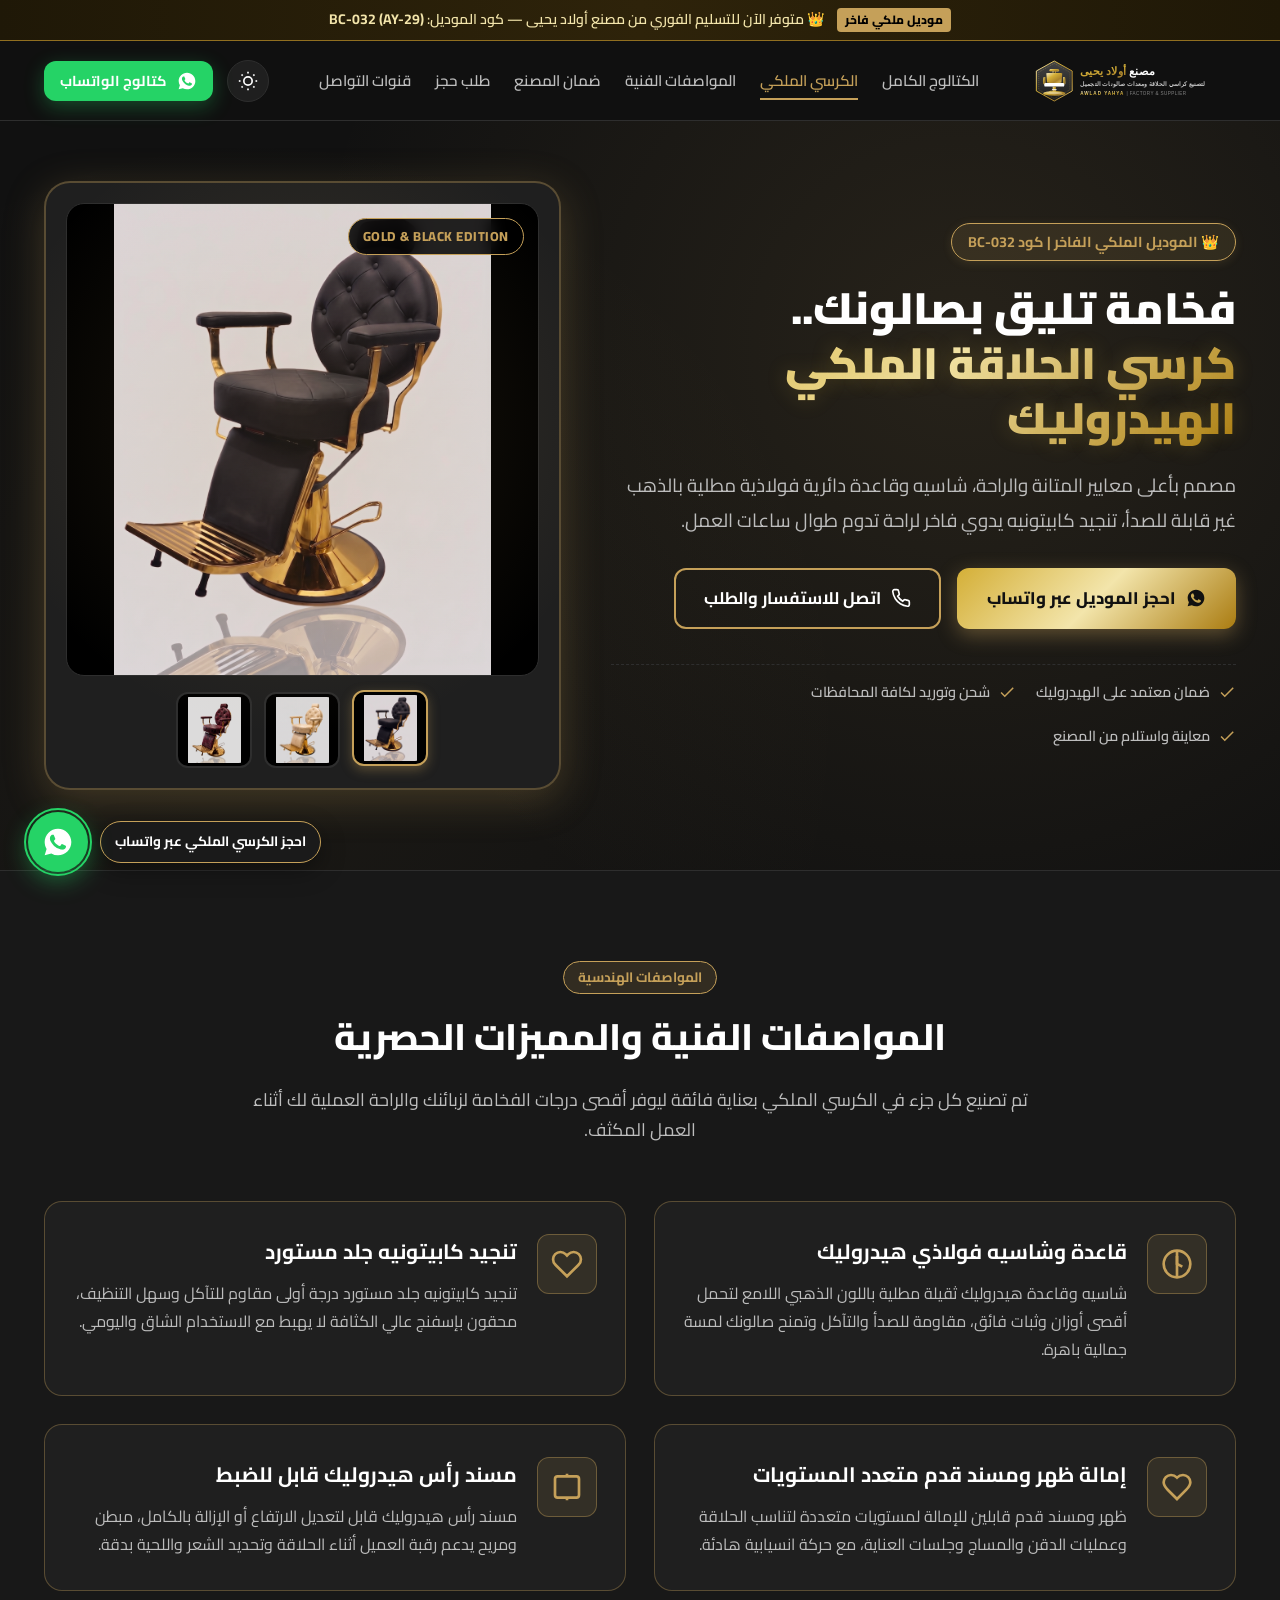
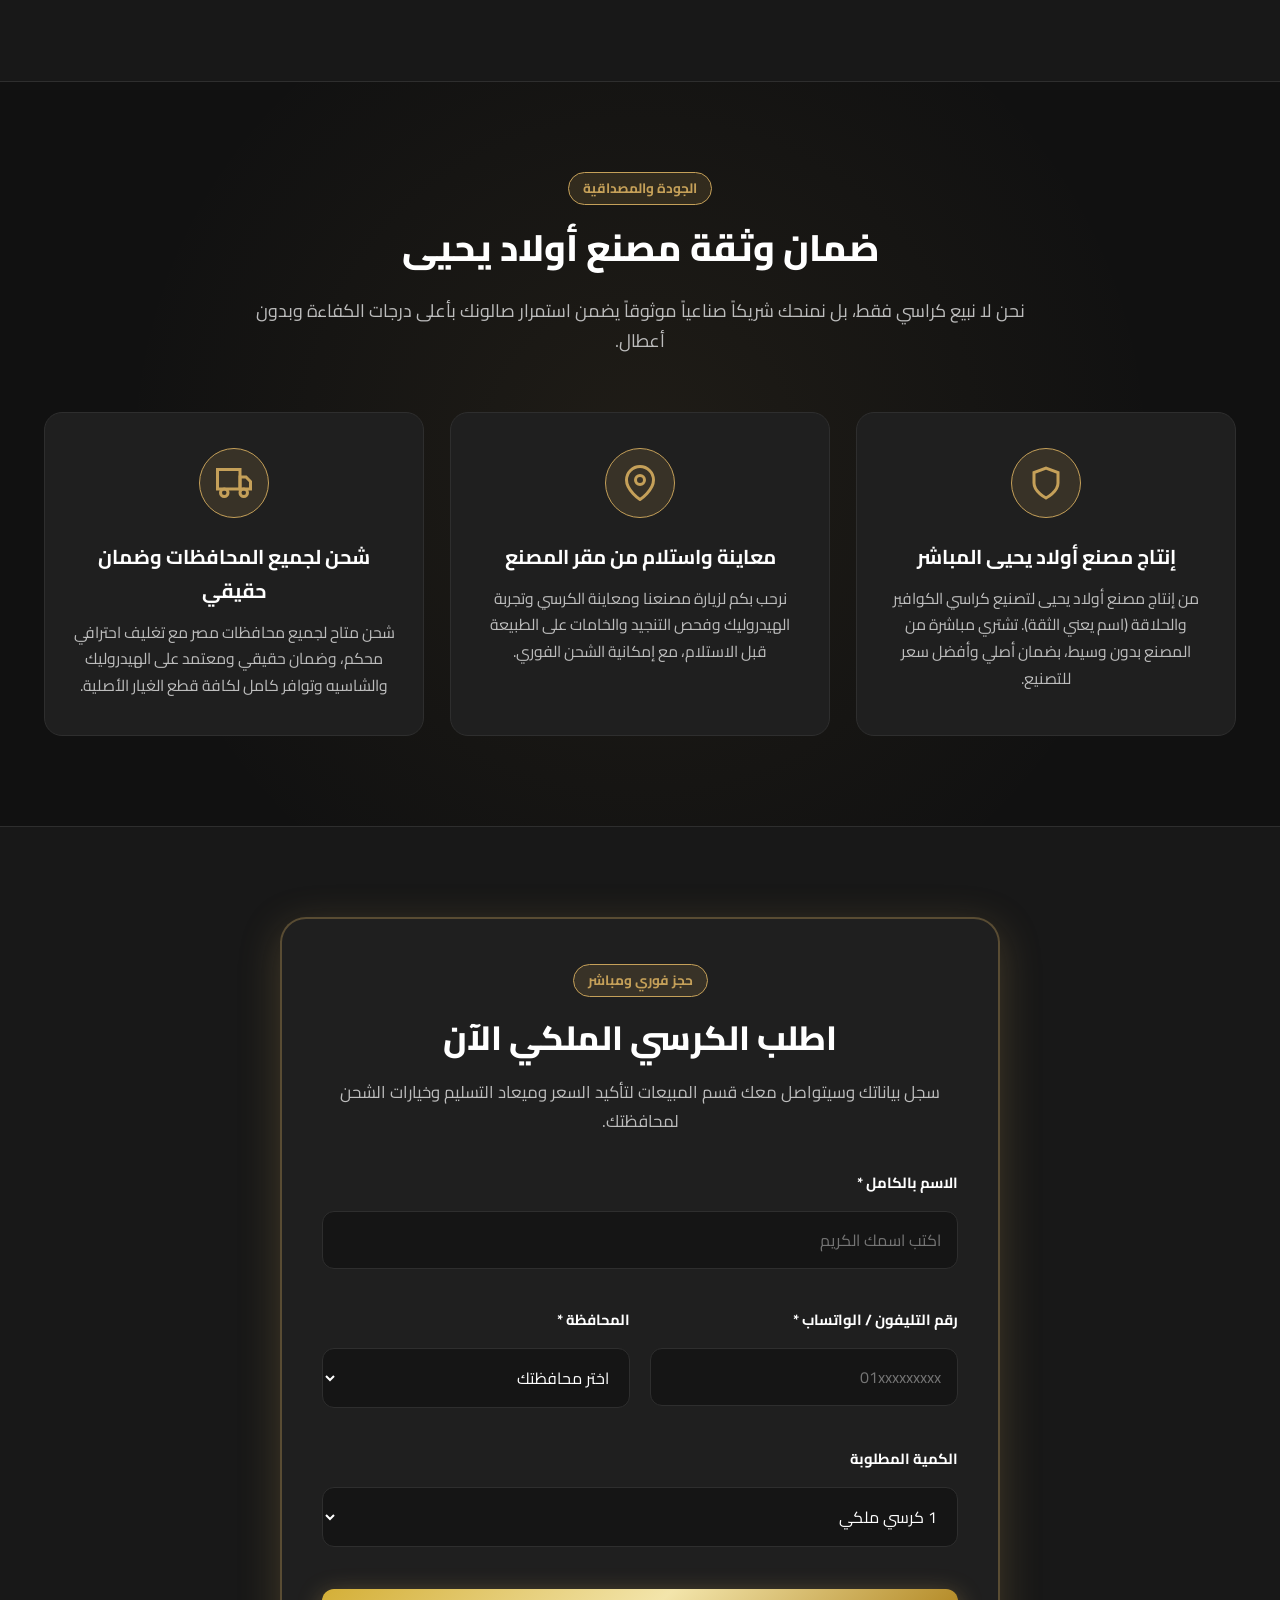
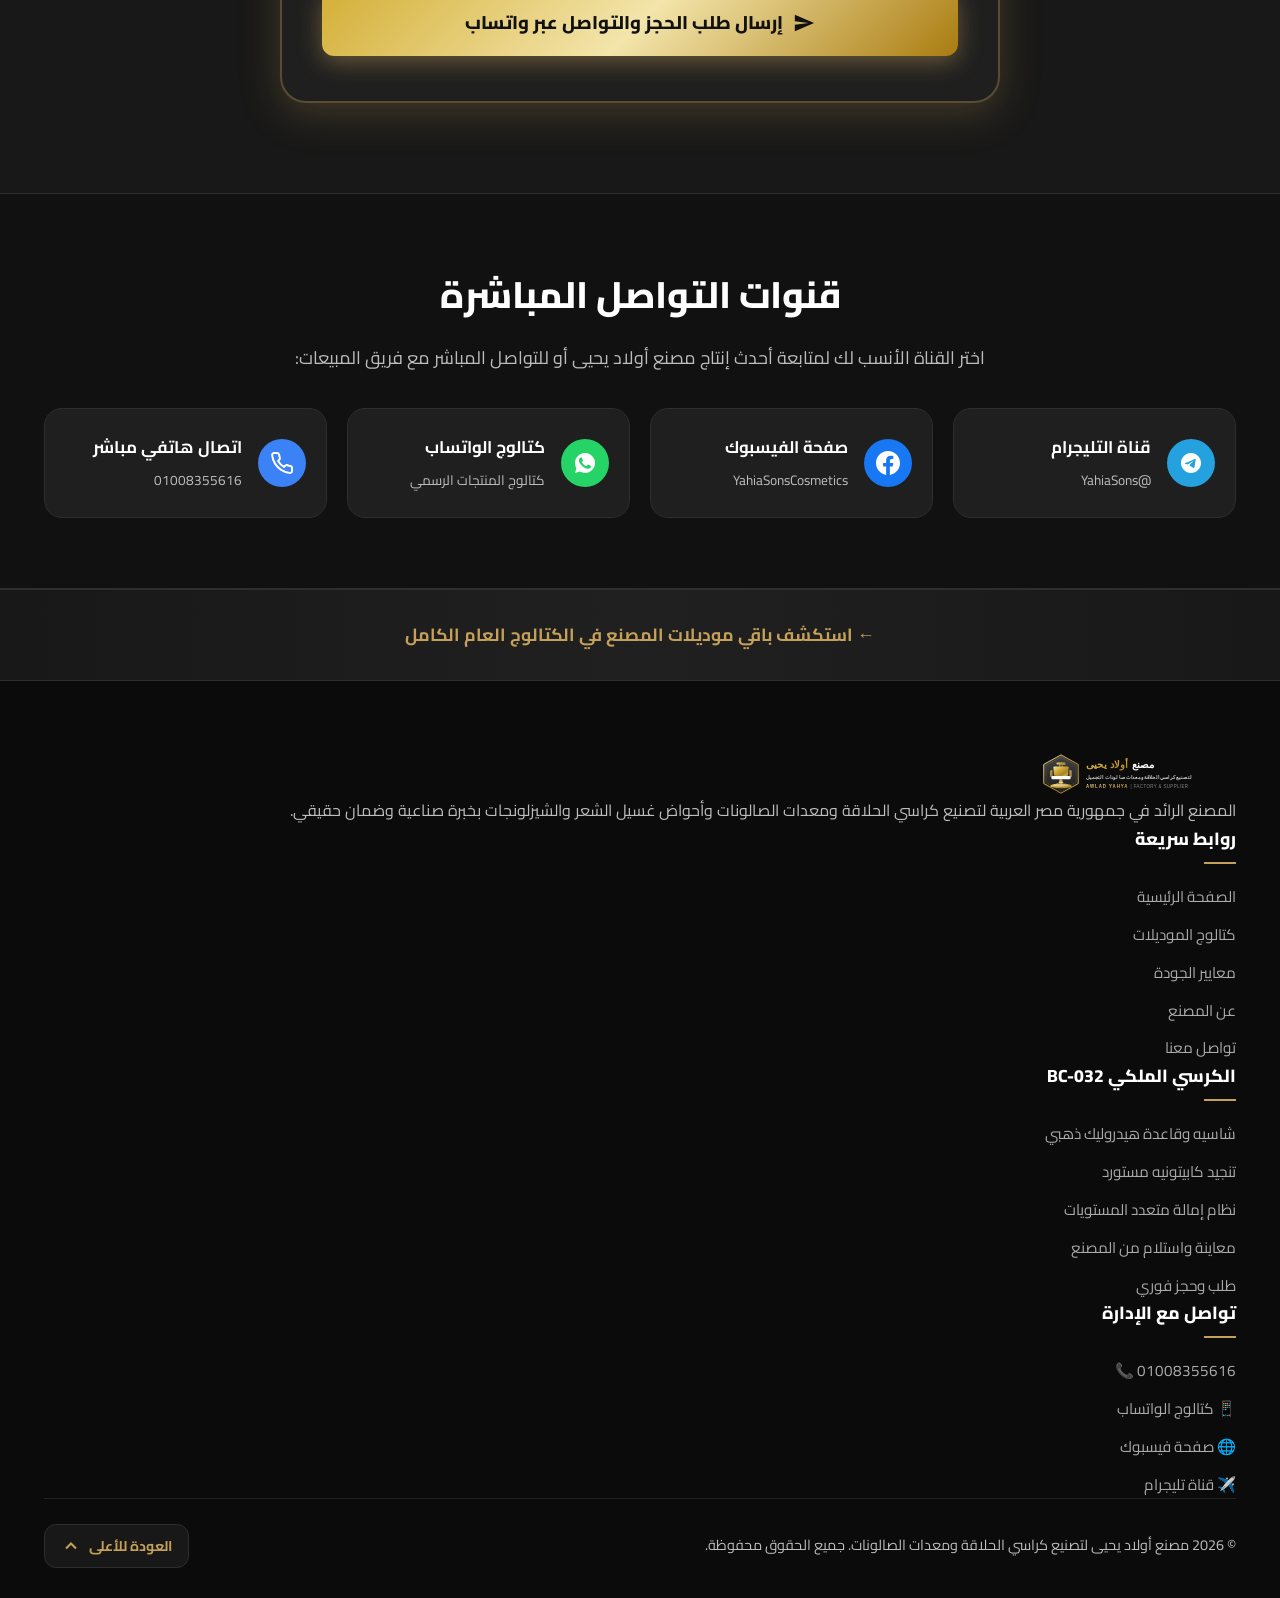
<file: royal-chair.html>
<!DOCTYPE html>
<html lang="ar" dir="rtl" data-theme="dark">
<head>
  <meta charset="UTF-8">
  <meta name="viewport" content="width=device-width, initial-scale=1.0">
  <title>كرسي الحلاقة الملكي الفاخر | مصنع أولاد يحيى لمعدات الصالونات</title>

  <!-- SEO Meta Tags -->
  <meta name="description" content="فخامة تليق بصالونك.. كرسي الحلاقة الملكي الهيدروليك الذهبي في أسود من مصنع أولاد يحيى. شاسيه وقاعدة فولاذية مطلية بالذهب، تنجيد كابيتونيه يدوي، وضمان حقيقي.">
  <meta name="keywords" content="كرسي حلاقة ملكي, كرسي كوافير ذهبي, كرسي حلاقة هيدروليك, مصنع أولاد يحيى, كراسي صالونات فاخرة, تجهيز صالونات رجالي">
  <meta name="author" content="مصنع أولاد يحيى - Awlad Yahya">
  <meta name="robots" content="index, follow">

  <!-- Open Graph / Social Sharing -->
  <meta property="og:type" content="product">
  <meta property="og:title" content="كرسي الحلاقة الملكي الهيدروليك | مصنع أولاد يحيى">
  <meta property="og:description" content="فخامة تليق بصالونك.. تصميم ملكي فاخر باللونين الأسود والذهبي، شاسيه فولاذي متين، تنجيد كابيتونيه وشحن لجميع محافظات مصر.">
  <meta property="og:image" content="assets/products/BC-032/angle-2.jpg">
  <meta property="og:url" content="https://awladyahya.com/royal-chair.html">

  <!-- Favicon -->
  <link rel="icon" type="image/svg+xml" href="assets/images/logo.svg">

  <!-- Google Fonts: Cairo & Montserrat -->
  <link rel="preconnect" href="https://fonts.googleapis.com">
  <link rel="preconnect" href="https://fonts.gstatic.com" crossorigin>
  <link href="https://fonts.googleapis.com/css2?family=Cairo:wght@400;500;600;700;800;900&family=Montserrat:wght@600;700;900&display=swap" rel="stylesheet">

  <!-- Main Website Stylesheet -->
  <link rel="stylesheet" href="css/style.css">

  <!-- Dedicated Royal Landing Page Styles -->
  <style>
    /* Custom Royal Theme Enhancements */
    :root {
      --royal-gold-grad: linear-gradient(135deg, #d4af37 0%, #f3e5ab 50%, #aa7c11 100%);
      --royal-dark-grad: linear-gradient(180deg, #141414 0%, #0c0c0c 100%);
      --royal-card-bg: rgba(28, 28, 28, 0.75);
      --royal-border: rgba(197, 160, 89, 0.35);
      --royal-glow: 0 10px 40px rgba(197, 160, 89, 0.25);
    }

    [data-theme="light"] {
      --royal-card-bg: rgba(255, 255, 255, 0.9);
      --royal-border: rgba(171, 133, 54, 0.3);
      --royal-glow: 0 10px 30px rgba(171, 133, 54, 0.15);
    }

    /* Top Announcement Bar */
    .royal-top-banner {
      background: linear-gradient(90deg, #1f1807 0%, #2e230a 50%, #1f1807 100%);
      border-bottom: 1px solid var(--accent-gold-dark);
      color: var(--accent-gold-light);
      padding: 8px 16px;
      font-size: 0.88rem;
      text-align: center;
      display: flex;
      justify-content: center;
      align-items: center;
      gap: 12px;
      font-weight: 600;
    }
    .royal-top-banner .badge {
      background: var(--accent-gold);
      color: #000;
      padding: 2px 8px;
      border-radius: 4px;
      font-size: 0.75rem;
      font-weight: 800;
    }

    /* Royal Hero Section */
    .royal-hero {
      position: relative;
      padding: 60px 0 80px;
      background: radial-gradient(circle at 75% 30%, rgba(197, 160, 89, 0.12) 0%, transparent 60%),
                  radial-gradient(circle at 20% 80%, rgba(197, 160, 89, 0.06) 0%, transparent 50%),
                  var(--bg-main);
      overflow: hidden;
      border-bottom: 1px solid var(--color-border);
    }

    .royal-hero-grid {
      display: grid;
      grid-template-columns: 1.15fr 0.95fr;
      gap: 50px;
      align-items: center;
    }

    @media (max-width: 991px) {
      .royal-hero-grid {
        grid-template-columns: 1fr;
        gap: 40px;
        text-align: center;
      }
    }

    .royal-badge {
      display: inline-flex;
      align-items: center;
      gap: 8px;
      padding: 6px 16px;
      background: rgba(197, 160, 89, 0.12);
      border: 1px solid var(--accent-gold);
      border-radius: 50px;
      color: var(--accent-gold);
      font-size: 0.9rem;
      font-weight: 700;
      margin-bottom: 20px;
      box-shadow: 0 2px 10px rgba(197, 160, 89, 0.15);
    }

    .royal-hero-title {
      font-size: 2.75rem;
      font-weight: 900;
      line-height: 1.25;
      margin-bottom: 22px;
      color: var(--text-main);
    }

    .royal-hero-title .highlight-gold {
      background: var(--royal-gold-grad);
      -webkit-background-clip: text;
      -webkit-text-fill-color: transparent;
      display: inline-block;
      text-shadow: 0 0 20px rgba(212, 175, 55, 0.25);
    }

    .royal-hero-desc {
      font-size: 1.18rem;
      color: var(--text-muted);
      line-height: 1.85;
      margin-bottom: 30px;
    }

    .royal-hero-ctas {
      display: flex;
      flex-wrap: wrap;
      gap: 16px;
      margin-bottom: 35px;
    }

    @media (max-width: 991px) {
      .royal-hero-ctas {
        justify-content: center;
      }
    }

    .btn-royal-gold {
      background: var(--royal-gold-grad);
      color: #111111 !important;
      font-weight: 800;
      border: none;
      padding: 14px 30px;
      border-radius: var(--border-radius-md);
      box-shadow: 0 6px 20px rgba(197, 160, 89, 0.4);
      display: inline-flex;
      align-items: center;
      gap: 10px;
      font-size: 1.05rem;
      transition: all var(--transition-normal);
      cursor: pointer;
      text-decoration: none;
    }

    .btn-royal-gold:hover {
      transform: translateY(-3px);
      box-shadow: 0 10px 28px rgba(197, 160, 89, 0.55);
    }

    .btn-royal-outline {
      background: transparent;
      color: var(--text-main);
      border: 2px solid var(--accent-gold);
      padding: 14px 28px;
      border-radius: var(--border-radius-md);
      font-weight: 700;
      display: inline-flex;
      align-items: center;
      gap: 10px;
      font-size: 1.05rem;
      transition: all var(--transition-normal);
      text-decoration: none;
    }

    .btn-royal-outline:hover {
      background: rgba(197, 160, 89, 0.12);
      border-color: var(--accent-gold-hover);
      color: var(--accent-gold);
      transform: translateY(-3px);
    }

    /* Trust Bullets under Hero CTA */
    .royal-trust-bullets {
      display: flex;
      flex-wrap: wrap;
      gap: 20px;
      padding-top: 15px;
      border-top: 1px dashed var(--color-border);
    }

    @media (max-width: 991px) {
      .royal-trust-bullets {
        justify-content: center;
      }
    }

    .trust-bullet-item {
      display: flex;
      align-items: center;
      gap: 8px;
      font-size: 0.9rem;
      color: var(--text-muted);
      font-weight: 600;
    }

    .trust-bullet-item svg {
      width: 18px;
      height: 18px;
      color: var(--accent-gold);
      flex-shrink: 0;
    }

    /* Hero Visual Box */
    .royal-visual-container {
      position: relative;
    }

    .royal-image-card {
      background: var(--bg-card);
      border: 2px solid var(--royal-border);
      border-radius: var(--border-radius-xl);
      padding: 20px;
      box-shadow: var(--royal-glow);
      position: relative;
      overflow: hidden;
      backdrop-filter: blur(10px);
    }

    .royal-image-card::before {
      content: '';
      position: absolute;
      inset: 0;
      background: radial-gradient(circle at 50% 40%, rgba(197, 160, 89, 0.15) 0%, transparent 70%);
      pointer-events: none;
    }

    .royal-main-display {
      width: 100%;
      aspect-ratio: 1 / 1;
      border-radius: var(--border-radius-lg);
      background: #000000;
      display: flex;
      align-items: center;
      justify-content: center;
      overflow: hidden;
      margin-bottom: 16px;
      border: 1px solid var(--color-border);
    }

    .royal-main-display img {
      width: 100%;
      height: 100%;
      object-fit: contain;
      transition: transform 0.4s ease;
    }

    .royal-main-display:hover img {
      transform: scale(1.04);
    }

    .royal-thumbnails-strip {
      display: flex;
      gap: 12px;
      justify-content: center;
    }

    .royal-thumb-btn {
      width: 76px;
      height: 76px;
      border-radius: var(--border-radius-md);
      border: 2px solid var(--color-border);
      background: #000;
      overflow: hidden;
      cursor: pointer;
      padding: 3px;
      transition: all var(--transition-fast);
    }

    .royal-thumb-btn img {
      width: 100%;
      height: 100%;
      object-fit: contain;
      border-radius: calc(var(--border-radius-md) - 4px);
    }

    .royal-thumb-btn.active,
    .royal-thumb-btn:hover {
      border-color: var(--accent-gold);
      transform: translateY(-2px);
      box-shadow: 0 4px 12px rgba(197, 160, 89, 0.35);
    }

    .floating-model-tag {
      position: absolute;
      top: 35px;
      right: 35px;
      background: rgba(0, 0, 0, 0.85);
      border: 1px solid var(--accent-gold);
      color: var(--accent-gold);
      padding: 6px 14px;
      border-radius: 50px;
      font-size: 0.82rem;
      font-weight: 800;
      letter-spacing: 0.5px;
      z-index: 2;
      backdrop-filter: blur(8px);
    }

    /* Features Grid Section */
    .royal-features-section {
      padding: 90px 0;
      background: var(--bg-surface);
      border-bottom: 1px solid var(--color-border);
    }

    .section-header-center {
      text-align: center;
      max-width: 780px;
      margin: 0 auto 55px;
    }

    .section-header-center h2 {
      font-size: 2.3rem;
      font-weight: 800;
      margin-bottom: 16px;
      color: var(--text-main);
    }

    .section-header-center p {
      font-size: 1.12rem;
      color: var(--text-muted);
      line-height: 1.7;
    }

    .royal-features-grid {
      display: grid;
      grid-template-columns: repeat(2, 1fr);
      gap: 28px;
    }

    @media (max-width: 768px) {
      .royal-features-grid {
        grid-template-columns: 1fr;
        gap: 20px;
      }
    }

    .royal-feature-card {
      background: var(--bg-card);
      border: 1px solid var(--royal-border);
      border-radius: var(--border-radius-lg);
      padding: 32px 28px;
      transition: all var(--transition-normal);
      display: flex;
      gap: 20px;
      align-items: flex-start;
      position: relative;
      overflow: hidden;
    }

    .royal-feature-card:hover {
      transform: translateY(-5px);
      border-color: var(--accent-gold);
      box-shadow: var(--royal-glow);
    }

    .feature-icon-box {
      width: 60px;
      height: 60px;
      border-radius: var(--border-radius-md);
      background: rgba(197, 160, 89, 0.12);
      border: 1px solid rgba(197, 160, 89, 0.4);
      display: flex;
      align-items: center;
      justify-content: center;
      color: var(--accent-gold);
      flex-shrink: 0;
    }

    .feature-icon-box svg {
      width: 32px;
      height: 32px;
    }

    .feature-content h3 {
      font-size: 1.3rem;
      font-weight: 700;
      margin-bottom: 10px;
      color: var(--text-main);
    }

    .feature-content p {
      font-size: 1rem;
      color: var(--text-muted);
      line-height: 1.75;
    }

    /* Trust & Warranty Section */
    .royal-trust-section {
      padding: 90px 0;
      background: radial-gradient(circle at 50% 50%, rgba(197, 160, 89, 0.08) 0%, transparent 70%),
                  var(--bg-main);
      border-bottom: 1px solid var(--color-border);
    }

    .trust-cards-grid {
      display: grid;
      grid-template-columns: repeat(3, 1fr);
      gap: 26px;
      margin-top: 45px;
    }

    @media (max-width: 991px) {
      .trust-cards-grid {
        grid-template-columns: 1fr;
      }
    }

    .trust-pillar-card {
      background: var(--bg-card);
      border: 1px solid var(--color-border);
      border-radius: var(--border-radius-lg);
      padding: 35px 26px;
      text-align: center;
      transition: all var(--transition-normal);
      display: flex;
      flex-direction: column;
      align-items: center;
    }

    .trust-pillar-card:hover {
      border-color: var(--accent-gold);
      transform: translateY(-4px);
      box-shadow: var(--shadow-gold);
    }

    .trust-pillar-icon {
      width: 70px;
      height: 70px;
      border-radius: 50%;
      background: rgba(197, 160, 89, 0.15);
      border: 1px solid var(--accent-gold);
      display: flex;
      align-items: center;
      justify-content: center;
      color: var(--accent-gold);
      margin-bottom: 22px;
    }

    .trust-pillar-icon svg {
      width: 36px;
      height: 36px;
    }

    .trust-pillar-card h4 {
      font-size: 1.25rem;
      font-weight: 700;
      margin-bottom: 12px;
      color: var(--text-main);
    }

    .trust-pillar-card p {
      font-size: 0.98rem;
      color: var(--text-muted);
      line-height: 1.7;
    }

    /* Lead Form Section */
    .royal-form-section {
      padding: 90px 0;
      background: var(--bg-surface);
      border-bottom: 1px solid var(--color-border);
      position: relative;
    }

    .form-wrapper-box {
      max-width: 720px;
      margin: 0 auto;
      background: var(--bg-card);
      border: 2px solid var(--royal-border);
      border-radius: var(--border-radius-xl);
      padding: 45px 40px;
      box-shadow: var(--royal-glow);
    }

    @media (max-width: 576px) {
      .form-wrapper-box {
        padding: 30px 20px;
      }
    }

    .form-box-header {
      text-align: center;
      margin-bottom: 35px;
    }

    .form-box-header h2 {
      font-size: 2.1rem;
      font-weight: 800;
      margin-bottom: 12px;
      color: var(--text-main);
    }

    .form-box-header p {
      font-size: 1.05rem;
      color: var(--text-muted);
    }

    .lead-form-grid {
      display: grid;
      grid-template-columns: repeat(2, 1fr);
      gap: 20px;
      margin-bottom: 24px;
    }

    @media (max-width: 600px) {
      .lead-form-grid {
        grid-template-columns: 1fr;
        gap: 16px;
      }
    }

    .form-group.full-width {
      grid-column: 1 / -1;
    }

    .form-group label {
      display: block;
      font-size: 0.92rem;
      font-weight: 700;
      color: var(--text-main);
      margin-bottom: 8px;
    }

    .form-group input,
    .form-group select {
      width: 100%;
      padding: 13px 16px;
      background: var(--bg-input);
      border: 1px solid var(--color-border);
      border-radius: var(--border-radius-md);
      color: var(--text-main);
      font-family: inherit;
      font-size: 1rem;
      transition: all var(--transition-fast);
      outline: none;
    }

    .form-group input:focus,
    .form-group select:focus {
      border-color: var(--accent-gold);
      box-shadow: 0 0 0 3px rgba(197, 160, 89, 0.2);
    }

    .submit-order-btn {
      width: 100%;
      padding: 16px;
      font-size: 1.15rem;
      font-weight: 800;
      border: none;
      border-radius: var(--border-radius-md);
      background: var(--royal-gold-grad);
      color: #111111;
      cursor: pointer;
      display: flex;
      align-items: center;
      justify-content: center;
      gap: 10px;
      box-shadow: 0 6px 25px rgba(197, 160, 89, 0.45);
      transition: all var(--transition-normal);
    }

    .submit-order-btn:hover {
      transform: translateY(-2px);
      box-shadow: 0 10px 30px rgba(197, 160, 89, 0.6);
    }

    /* Submission feedback toast/modal */
    .form-success-banner {
      display: none;
      background: rgba(37, 211, 102, 0.15);
      border: 1px solid var(--whatsapp-color);
      color: #25d366;
      border-radius: var(--border-radius-md);
      padding: 16px;
      margin-top: 20px;
      text-align: center;
      font-weight: 700;
    }

    /* Social Channels Banner */
    .royal-channels-section {
      padding: 70px 0;
      background: var(--bg-main);
      border-bottom: 1px solid var(--color-border);
    }

    .channels-bar-grid {
      display: grid;
      grid-template-columns: repeat(4, 1fr);
      gap: 20px;
    }

    @media (max-width: 991px) {
      .channels-bar-grid {
        grid-template-columns: repeat(2, 1fr);
      }
    }

    @media (max-width: 500px) {
      .channels-bar-grid {
        grid-template-columns: 1fr;
      }
    }

    .channel-connect-card {
      background: var(--bg-card);
      border: 1px solid var(--color-border);
      border-radius: var(--border-radius-lg);
      padding: 24px 20px;
      display: flex;
      align-items: center;
      gap: 16px;
      text-decoration: none;
      color: var(--text-main);
      transition: all var(--transition-normal);
    }

    .channel-connect-card:hover {
      border-color: var(--accent-gold);
      transform: translateY(-3px);
      box-shadow: var(--shadow-sm);
    }

    .channel-icon {
      width: 48px;
      height: 48px;
      border-radius: 50%;
      display: flex;
      align-items: center;
      justify-content: center;
      color: #fff;
      flex-shrink: 0;
    }

    .channel-icon.telegram { background: var(--telegram-color); }
    .channel-icon.facebook { background: var(--facebook-color); }
    .channel-icon.whatsapp { background: var(--whatsapp-color); }
    .channel-icon.phone { background: var(--phone-color); }

    .channel-text h5 {
      font-size: 1.05rem;
      font-weight: 700;
      margin-bottom: 4px;
    }

    .channel-text span {
      font-size: 0.85rem;
      color: var(--text-muted);
    }

    /* Return to Full Catalog Bar */
    .return-catalog-strip {
      background: linear-gradient(90deg, #181818 0%, #202020 50%, #181818 100%);
      padding: 30px 0;
      text-align: center;
      border-top: 1px solid var(--color-border);
    }

    .return-catalog-strip a {
      display: inline-flex;
      align-items: center;
      gap: 10px;
      color: var(--accent-gold);
      font-weight: 700;
      font-size: 1.1rem;
      text-decoration: none;
      transition: gap var(--transition-fast);
    }

    .return-catalog-strip a:hover {
      color: var(--accent-gold-hover);
      gap: 15px;
    }

    /* Sticky Mobile Bottom Bar */
    .mobile-bottom-bar {
      display: none;
      position: fixed;
      bottom: 0;
      left: 0;
      right: 0;
      background: rgba(18, 18, 18, 0.95);
      border-top: 1px solid var(--royal-border);
      padding: 10px 16px;
      z-index: 998;
      backdrop-filter: blur(12px);
      box-shadow: 0 -4px 20px rgba(0, 0, 0, 0.5);
    }

    @media (max-width: 768px) {
      .mobile-bottom-bar {
        display: flex;
        gap: 12px;
      }
      body {
        padding-bottom: 70px;
      }
    }

    .mobile-bottom-bar a {
      flex: 1;
      padding: 12px 10px;
      border-radius: var(--border-radius-md);
      font-size: 0.92rem;
      font-weight: 700;
      display: flex;
      align-items: center;
      justify-content: center;
      gap: 8px;
      text-decoration: none;
      text-align: center;
    }

    .mobile-bar-wa {
      background: var(--whatsapp-color);
      color: #ffffff;
    }

    .mobile-bar-call {
      background: var(--royal-gold-grad);
      color: #111111;
    }
  </style>
</head>
<body>

  <!-- =========================================================================
       TOP ANNOUNCEMENT BAR
       ========================================================================= -->
  <aside class="royal-top-banner" aria-label="شريط تنبيهات الموديل الملكي">
    <span class="badge">موديل ملكي فاخر</span>
    <span>👑 متوفر الآن للتسليم الفوري من مصنع أولاد يحيى — كود الموديل: <strong>BC-032 (AY-29)</strong></span>
  </aside>

  <!-- =========================================================================
       STICKY HEADER & NAVIGATION
       ========================================================================= -->
  <header class="site-header" id="siteHeader">
    <div class="container nav-wrapper">
      <!-- Brand Logo -->
      <a href="index.html" class="brand-logo" aria-label="الصفحة الرئيسية لمصنع أولاد يحيى">
        <img src="assets/images/logo.svg" alt="شعار مصنع أولاد يحيى لتصنيع كراسي الحلاقة" width="220" height="52">
      </a>

      <!-- Page Navigation Links -->
      <nav class="nav-menu" id="navMenu" aria-label="قائمة صفحة الكرسي الملكي">
        <a href="index.html" class="nav-link">الكتالوج الكامل</a>
        <a href="#hero" class="nav-link active">الكرسي الملكي</a>
        <a href="#features" class="nav-link">المواصفات الفنية</a>
        <a href="#trust" class="nav-link">ضمان المصنع</a>
        <a href="#order" class="nav-link">طلب حجز</a>
        <a href="#channels" class="nav-link">قنوات التواصل</a>
      </nav>

      <!-- Action Buttons -->
      <div class="nav-actions">
        <!-- Theme Toggle Button -->
        <button type="button" class="theme-toggle-btn" id="themeToggleBtn" aria-label="تبديل الوضع الليلي والنهاري" title="تبديل المظهر">
        </button>

        <!-- Direct WhatsApp CTA -->
        <a href="https://wa.me/c/201064116703" target="_blank" rel="noopener" class="btn btn-whatsapp btn-sm" aria-label="كتالوج الواتساب">
          <svg class="icon" viewBox="0 0 24 24" fill="currentColor"><path d="M12.004 2C6.48 2 2.004 6.477 2.004 12c0 1.892.527 3.66 1.442 5.176L2 22l4.98-1.399A9.954 9.954 0 0012.004 22c5.523 0 10-4.477 10-10s-4.477-10-10-10zm5.727 14.288c-.244.686-1.22 1.258-1.996 1.424-.53.113-1.224.204-3.553-.761-2.98-1.233-4.908-4.269-5.056-4.466-.148-.197-1.206-1.605-1.206-3.061s.763-2.17 1.034-2.464c.272-.294.593-.367.791-.367.198 0 .396.002.57.01.185.008.433-.07.677.518.248.598.84 2.052.913 2.203.074.15.124.327.025.525-.1.198-.149.322-.297.495-.148.173-.312.387-.446.52-.148.148-.303.308-.13.606.173.297.771 1.272 1.653 2.057 1.134 1.011 2.09 1.323 2.388 1.471.297.148.47.123.643-.074.173-.198.742-.865.94-1.162.198-.297.396-.248.668-.148.272.099 1.73.816 2.027.964.297.148.495.223.57.347.074.124.074.718-.17 1.404z"/></svg>
          <span>كتالوج الواتساب</span>
        </a>

        <!-- Mobile Hamburger Button -->
        <button type="button" class="hamburger-btn" id="hamburgerBtn" aria-label="فتح القائمة" aria-expanded="false">
          <span></span>
          <span></span>
          <span></span>
        </button>
      </div>
    </div>
  </header>

  <main>
    <!-- =========================================================================
         1. HERO SECTION (القسم الرئيسي)
         ========================================================================= -->
    <section class="royal-hero" id="hero">
      <div class="container">
        <div class="royal-hero-grid">
          
          <!-- Right Column (Text & CTAs) -->
          <div class="royal-hero-content">
            <div class="royal-badge">
              <span>👑 الموديل الملكي الفاخر | كود BC-032</span>
            </div>

            <h1 class="royal-hero-title">
              فخامة تليق بصالونك..<br>
              <span class="highlight-gold">كرسي الحلاقة الملكي الهيدروليك</span>
            </h1>

            <p class="royal-hero-desc">
              مصمم بأعلى معايير المتانة والراحة، شاسيه وقاعدة دائرية فولاذية مطلية بالذهب غير قابلة للصدأ، تنجيد كابيتونيه يدوي فاخر لراحة تدوم طوال ساعات العمل.
            </p>

            <!-- 2 Primary CTA Buttons -->
            <div class="royal-hero-ctas">
              <a href="https://wa.me/c/201064116703" target="_blank" rel="noopener" class="btn-royal-gold" aria-label="احجز الموديل عبر واتساب">
                <svg class="icon" viewBox="0 0 24 24" fill="currentColor" width="22" height="22"><path d="M12.004 2C6.48 2 2.004 6.477 2.004 12c0 1.892.527 3.66 1.442 5.176L2 22l4.98-1.399A9.954 9.954 0 0012.004 22c5.523 0 10-4.477 10-10s-4.477-10-10-10zm5.727 14.288c-.244.686-1.22 1.258-1.996 1.424-.53.113-1.224.204-3.553-.761-2.98-1.233-4.908-4.269-5.056-4.466-.148-.197-1.206-1.605-1.206-3.061s.763-2.17 1.034-2.464c.272-.294.593-.367.791-.367.198 0 .396.002.57.01.185.008.433-.07.677.518.248.598.84 2.052.913 2.203.074.15.124.327.025.525-.1.198-.149.322-.297.495-.148.173-.312.387-.446.52-.148.148-.303.308-.13.606.173.297.771 1.272 1.653 2.057 1.134 1.011 2.09 1.323 2.388 1.471.297.148.47.123.643-.074.173-.198.742-.865.94-1.162.198-.297.396-.248.668-.148.272.099 1.73.816 2.027.964.297.148.495.223.57.347.074.124.074.718-.17 1.404z"/></svg>
                <span>احجز الموديل عبر واتساب</span>
              </a>

              <a href="tel:+201008355616" class="btn-royal-outline" aria-label="اتصل للاستفسار والطلب">
                <svg class="icon" viewBox="0 0 24 24" fill="none" stroke="currentColor" stroke-width="2" width="20" height="20"><path d="M22 16.92v3a2 2 0 0 1-2.18 2 19.79 19.79 0 0 1-8.63-3.07 19.5 19.5 0 0 1-6-6 19.79 19.79 0 0 1-3.07-8.67A2 2 0 0 1 4.11 2h3a2 2 0 0 1 2 1.72 12.84 12.84 0 0 0 .7 2.81 2 2 0 0 1-.45 2.11L8.09 9.91a16 16 0 0 0 6 6l1.27-1.27a2 2 0 0 1 2.11-.45 12.84 12.84 0 0 0 2.81.7A2 2 0 0 1 22 16.92z"/></svg>
                <span>اتصل للاستفسار والطلب</span>
              </a>
            </div>

            <!-- Trust Highlights -->
            <div class="royal-trust-bullets">
              <div class="trust-bullet-item">
                <svg viewBox="0 0 24 24" fill="currentColor"><path d="M9 16.17L4.83 12l-1.42 1.41L9 19 21 7l-1.41-1.41L9 16.17z"/></svg>
                <span>ضمان معتمد على الهيدروليك</span>
              </div>
              <div class="trust-bullet-item">
                <svg viewBox="0 0 24 24" fill="currentColor"><path d="M9 16.17L4.83 12l-1.42 1.41L9 19 21 7l-1.41-1.41L9 16.17z"/></svg>
                <span>شحن وتوريد لكافة المحافظات</span>
              </div>
              <div class="trust-bullet-item">
                <svg viewBox="0 0 24 24" fill="currentColor"><path d="M9 16.17L4.83 12l-1.42 1.41L9 19 21 7l-1.41-1.41L9 16.17z"/></svg>
                <span>معاينة واستلام من المصنع</span>
              </div>
            </div>
          </div>

          <!-- Left Column (Product Presentation Image Box) -->
          <div class="royal-visual-container">
            <div class="royal-image-card">
              <span class="floating-model-tag">GOLD & BLACK EDITION</span>
              
              <!-- Main Showcase Image: Requested angle-2.jpg -->
              <div class="royal-main-display" id="royalMainDisplay">
                <img id="royalMainImage" src="assets/products/BC-032/angle-2.jpg" alt="كرسي الحلاقة الملكي الفاخر - شاسيه ذهبي وتنجيد كابيتونيه أسود" width="600" height="600" loading="eager">
              </div>

              <!-- Interactive Thumbnail Angle Selector -->
              <div class="royal-thumbnails-strip" aria-label="معرض زوايا الكرسي الملكي">
                <button type="button" class="royal-thumb-btn active" onclick="switchRoyalImage('assets/products/BC-032/angle-2.jpg', this)" title="الزاوية الجانبية الملكية">
                  <img src="assets/products/BC-032/angle-2.jpg" alt="زاوية جانبية للكرسي الملكي" loading="lazy">
                </button>
                <button type="button" class="royal-thumb-btn" onclick="switchRoyalImage('assets/products/BC-032/angle-1.jpg', this)" title="زاوية مسند الرأس والظهر">
                  <img src="assets/products/BC-032/angle-1.jpg" alt="زاوية مسند الظهر للكرسي الملكي" loading="lazy">
                </button>
                <button type="button" class="royal-thumb-btn" onclick="switchRoyalImage('assets/products/BC-032/main.webp', this)" title="المظهر العام للكرسي">
                  <img src="assets/products/BC-032/main.webp" alt="المظهر العام للكرسي الملكي" loading="lazy">
                </button>
              </div>
            </div>
          </div>

        </div>
      </div>
    </section>

    <!-- =========================================================================
         2. FEATURES & SPECIFICATIONS GRID (قسم المواصفات الفنية والمميزات)
         ========================================================================= -->
    <section class="royal-features-section" id="features">
      <div class="container">
        
        <div class="section-header-center">
          <span class="badge" style="background: rgba(197, 160, 89, 0.15); color: var(--accent-gold); border: 1px solid var(--accent-gold); padding: 4px 14px; border-radius: 50px; font-weight: 700; font-size: 0.85rem; display: inline-block; margin-bottom: 12px;">المواصفات الهندسية</span>
          <h2>المواصفات الفنية والمميزات الحصرية</h2>
          <p>تم تصنيع كل جزء في الكرسي الملكي بعناية فائقة ليوفر أقصى درجات الفخامة لزبائنك والراحة العملية لك أثناء العمل المكثف.</p>
        </div>

        <div class="royal-features-grid">
          
          <!-- Feature 1: Base & Chassis -->
          <div class="royal-feature-card">
            <div class="feature-icon-box">
              <svg viewBox="0 0 24 24" fill="none" stroke="currentColor" stroke-width="2"><circle cx="12" cy="12" r="10"/><path d="M12 6v6l4 2"/><path d="M12 2v20"/></svg>
            </div>
            <div class="feature-content">
              <h3>قاعدة وشاسيه فولاذي هيدروليك</h3>
              <p>شاسيه وقاعدة هيدروليك ثقيلة مطلية باللون الذهبي اللامع لتحمل أقصى أوزان وثبات فائق، مقاومة للصدأ والتآكل وتمنح صالونك لمسة جمالية باهرة.</p>
            </div>
          </div>

          <!-- Feature 2: Upholstery & Leather -->
          <div class="royal-feature-card">
            <div class="feature-icon-box">
              <svg viewBox="0 0 24 24" fill="none" stroke="currentColor" stroke-width="2"><path d="M20.84 4.61a5.5 5.5 0 0 0-7.78 0L12 5.67l-1.06-1.06a5.5 5.5 0 0 0-7.78 7.78l1.06 1.06L12 21.23l7.78-7.78 1.06-1.06a5.5 5.5 0 0 0 0-7.78z"/></svg>
            </div>
            <div class="feature-content">
              <h3>تنجيد كابيتونيه جلد مستورد</h3>
              <p>تنجيد كابيتونيه جلد مستورد درجة أولى مقاوم للتآكل وسهل التنظيف، محقون بإسفنج عالي الكثافة لا يهبط مع الاستخدام الشاق واليومي.</p>
            </div>
          </div>

          <!-- Feature 3: Reclining Back & Footrest -->
          <div class="royal-feature-card">
            <div class="feature-icon-box">
              <svg viewBox="0 0 24 24" fill="none" stroke="currentColor" stroke-width="2"><path d="M19 14c1.49-1.46 3-3.21 3-5.5A5.5 5.5 0 0 0 16.5 3c-1.76 0-3 .5-4.5 2-1.5-1.5-2.74-2-4.5-2A5.5 5.5 0 0 0 2 8.5c0 2.3 1.5 4.05 3 5.5l7 7Z"/></svg>
            </div>
            <div class="feature-content">
              <h3>إمالة ظهر ومسند قدم متعدد المستويات</h3>
              <p>ظهر ومسند قدم قابلين للإمالة لمستويات متعددة لتناسب الحلاقة وعمليات الدقن والمساج وجلسات العناية، مع حركة انسيابية هادئة.</p>
            </div>
          </div>

          <!-- Feature 4: Hydraulic Headrest -->
          <div class="royal-feature-card">
            <div class="feature-icon-box">
              <svg viewBox="0 0 24 24" fill="none" stroke="currentColor" stroke-width="2"><rect x="3" y="4" width="18" height="16" rx="2"/><path d="M12 2v2"/><path d="M12 20v2"/></svg>
            </div>
            <div class="feature-content">
              <h3>مسند رأس هيدروليك قابل للضبط</h3>
              <p>مسند رأس هيدروليك قابل لتعديل الارتفاع أو الإزالة بالكامل، مبطن ومريح يدعم رقبة العميل أثناء الحلاقة وتحديد الشعر واللحية بدقة.</p>
            </div>
          </div>

        </div>
      </div>
    </section>

    <!-- =========================================================================
         3. FACTORY TRUST & WARRANTY (قسم ضمان وثقة المصنع)
         ========================================================================= -->
    <section class="royal-trust-section" id="trust">
      <div class="container">
        
        <div class="section-header-center">
          <span class="badge" style="background: rgba(197, 160, 89, 0.15); color: var(--accent-gold); border: 1px solid var(--accent-gold); padding: 4px 14px; border-radius: 50px; font-weight: 700; font-size: 0.85rem; display: inline-block; margin-bottom: 12px;">الجودة والمصداقية</span>
          <h2>ضمان وثقة مصنع أولاد يحيى</h2>
          <p>نحن لا نبيع كراسي فقط، بل نمنحك شريكاً صناعياً موثوقاً يضمن استمرار صالونك بأعلى درجات الكفاءة وبدون أعطال.</p>
        </div>

        <div class="trust-cards-grid">
          
          <!-- Pillar 1 -->
          <div class="trust-pillar-card">
            <div class="trust-pillar-icon">
              <svg viewBox="0 0 24 24" fill="none" stroke="currentColor" stroke-width="2"><path d="M12 22s8-4 8-10V5l-8-3-8 3v7c0 6 8 10 8 10z"/></svg>
            </div>
            <h4>إنتاج مصنع أولاد يحيى المباشر</h4>
            <p>من إنتاج مصنع أولاد يحيى لتصنيع كراسي الكوافير والحلاقة (اسم يعني الثقة). تشتري مباشرة من المصنع بدون وسيط، بضمان أصلي وأفضل سعر للتصنيع.</p>
          </div>

          <!-- Pillar 2 -->
          <div class="trust-pillar-card">
            <div class="trust-pillar-icon">
              <svg viewBox="0 0 24 24" fill="none" stroke="currentColor" stroke-width="2"><path d="M21 10c0 7-9 13-9 13s-9-6-9-13a9 9 0 0 1 18 0z"/><circle cx="12" cy="10" r="3"/></svg>
            </div>
            <h4>معاينة واستلام من مقر المصنع</h4>
            <p>نرحب بكم لزيارة مصنعنا ومعاينة الكرسي وتجربة الهيدروليك وفحص التنجيد والخامات على الطبيعة قبل الاستلام، مع إمكانية الشحن الفوري.</p>
          </div>

          <!-- Pillar 3 -->
          <div class="trust-pillar-card">
            <div class="trust-pillar-icon">
              <svg viewBox="0 0 24 24" fill="none" stroke="currentColor" stroke-width="2"><rect x="1" y="3" width="15" height="13"/><polygon points="16 8 20 8 23 11 23 16 16 16 16 8"/><circle cx="5.5" cy="18.5" r="2.5"/><circle cx="18.5" cy="18.5" r="2.5"/></svg>
            </div>
            <h4>شحن لجميع المحافظات وضمان حقيقي</h4>
            <p>شحن متاح لجميع محافظات مصر مع تغليف احترافي محكم، وضمان حقيقي ومعتمد على الهيدروليك والشاسيه وتوافر كامل لكافة قطع الغيار الأصلية.</p>
          </div>

        </div>

      </div>
    </section>

    <!-- =========================================================================
         4. QUICK LEAD FORM (نموذج طلب سريع)
         ========================================================================= -->
    <section class="royal-form-section" id="order">
      <div class="container">
        
        <div class="form-wrapper-box">
          <div class="form-box-header">
            <span class="badge" style="background: rgba(197, 160, 89, 0.15); color: var(--accent-gold); border: 1px solid var(--accent-gold); padding: 4px 14px; border-radius: 50px; font-weight: 700; font-size: 0.85rem; display: inline-block; margin-bottom: 12px;">حجز فوري ومباشر</span>
            <h2>اطلب الكرسي الملكي الآن</h2>
            <p>سجل بياناتك وسيتواصل معك قسم المبيعات لتأكيد السعر وميعاد التسليم وخيارات الشحن لمحافظتك.</p>
          </div>

          <form id="royalLeadForm" onsubmit="handleRoyalFormSubmit(event)">
            <div class="lead-form-grid">
              
              <!-- Name Field -->
              <div class="form-group full-width">
                <label for="leadName">الاسم بالكامل *</label>
                <input type="text" id="leadName" name="name" placeholder="اكتب اسمك الكريم" required>
              </div>

              <!-- Phone Field -->
              <div class="form-group">
                <label for="leadPhone">رقم التليفون / الواتساب *</label>
                <input type="tel" id="leadPhone" name="phone" placeholder="01xxxxxxxxx" required dir="ltr" style="text-align: right;">
              </div>

              <!-- Governorate Field -->
              <div class="form-group">
                <label for="leadGovernorate">المحافظة *</label>
                <select id="leadGovernorate" name="governorate" required>
                  <option value="" disabled selected>اختر محافظتك</option>
                  <option value="القاهرة">القاهرة</option>
                  <option value="الجيزة">الجيزة</option>
                  <option value="الإسكندرية">الإسكندرية</option>
                  <option value="القليوبية">القليوبية</option>
                  <option value="الشرقية">الشرقية</option>
                  <option value="الدقهلية">الدقهلية</option>
                  <option value="المنوفية">المنوفية</option>
                  <option value="الغربية">الغربية</option>
                  <option value="البحيرة">البحيرة</option>
                  <option value="كفر الشيخ">كفر الشيخ</option>
                  <option value="دمياط">دمياط</option>
                  <option value="بورسعيد">بورسعيد</option>
                  <option value="الإسماعيلية">الإسماعيلية</option>
                  <option value="السويس">السويس</option>
                  <option value="الفيوم">الفيوم</option>
                  <option value="بني سويف">بني سويف</option>
                  <option value="المنيا">المنيا</option>
                  <option value="أسيوط">أسيوط</option>
                  <option value="سوهاج">سوهاج</option>
                  <option value="قنا">قنا</option>
                  <option value="الأقصر">الأقصر</option>
                  <option value="أسوان">أسوان</option>
                  <option value="البحر الأحمر">البحر الأحمر</option>
                  <option value="جنوب سيناء">جنوب سيناء</option>
                  <option value="شمال سيناء">شمال سيناء</option>
                  <option value="مطروح">مطروح</option>
                  <option value="الوادي الجديد">الوادي الجديد</option>
                </select>
              </div>

              <!-- Quantity Field -->
              <div class="form-group full-width">
                <label for="leadQuantity">الكمية المطلوبة</label>
                <select id="leadQuantity" name="quantity">
                  <option value="1 كرسي">1 كرسي ملكي</option>
                  <option value="2 كرسي">2 كرسي ملكي</option>
                  <option value="3 إلى 5 كراسي">3 إلى 5 كراسي (تجهيز صالون كامل)</option>
                  <option value="أكثر من 5 كراسي (طلب جملة / تاجر)">أكثر من 5 كراسي (طلب جملة وتجار)</option>
                </select>
              </div>

            </div>

            <!-- Submit Button -->
            <button type="submit" class="submit-order-btn" id="submitOrderBtn">
              <svg viewBox="0 0 24 24" fill="currentColor" width="22" height="22"><path d="M2.01 21L23 12 2.01 3 2 10l15 2-15 2z"/></svg>
              <span>إرسال طلب الحجز والتواصل عبر واتساب</span>
            </button>

            <!-- Success notification box -->
            <div class="form-success-banner" id="formSuccessBanner">
              ✓ تم تسجيل بياناتك بنجاح! جاري تحويلك إلى واتساب مصنع أولاد يحيى لتأكيد الحجز فوراً...
            </div>
          </form>
        </div>

      </div>
    </section>

    <!-- =========================================================================
         5. SOCIAL & CONTACT CHANNELS (روابط وقنوات التواصل)
         ========================================================================= -->
    <section class="royal-channels-section" id="channels">
      <div class="container">
        
        <div class="section-header-center" style="margin-bottom: 35px;">
          <h2>قنوات التواصل المباشرة</h2>
          <p>اختر القناة الأنسب لك لمتابعة أحدث إنتاج مصنع أولاد يحيى أو للتواصل المباشر مع فريق المبيعات:</p>
        </div>

        <div class="channels-bar-grid">
          
          <!-- Telegram Link -->
          <a href="https://t.me/YahiaSons" target="_blank" rel="noopener" class="channel-connect-card">
            <div class="channel-icon telegram">
              <svg viewBox="0 0 24 24" fill="currentColor" width="24" height="24"><path d="M12 2C6.48 2 2 6.48 2 12s4.48 10 10 10 10-4.48 10-10S17.52 2 12 2zm4.64 6.8c-.15 1.58-.8 5.42-1.13 7.19-.14.75-.42 1-.68 1.03-.58.05-1.02-.38-1.58-.75-.88-.58-1.38-.94-2.23-1.5-.99-.65-.35-1.01.22-1.59.15-.15 2.71-2.48 2.76-2.69a.2.2 0 00-.05-.18c-.06-.05-.14-.03-.21-.02-.09.02-1.49.95-4.22 2.79-.4.27-.76.41-1.08.4-.36-.01-1.04-.2-1.55-.37-.63-.2-1.12-.31-1.08-.66.02-.18.27-.36.74-.55 2.92-1.27 4.86-2.11 5.83-2.51 2.78-1.16 3.35-1.36 3.73-1.36.08 0 .27.02.39.12.1.08.13.19.14.27-.01.06.01.24 0 .38z"/></svg>
            </div>
            <div class="channel-text">
              <h5>قناة التليجرام</h5>
              <span>@YahiaSons</span>
            </div>
          </a>

          <!-- Facebook Link -->
          <a href="https://www.facebook.com/YahiaSonsCosmetics" target="_blank" rel="noopener" class="channel-connect-card">
            <div class="channel-icon facebook">
              <svg viewBox="0 0 24 24" fill="currentColor" width="24" height="24"><path d="M24 12.073c0-6.627-5.373-12-12-12s-12 5.373-12 12c0 5.99 4.388 10.954 10.125 11.854v-8.385H7.078v-3.47h3.047V9.43c0-3.007 1.792-4.669 4.533-4.669 1.312 0 2.686.235 2.686.235v2.953H15.83c-1.491 0-1.956.925-1.956 1.874v2.25h3.328l-.532 3.47h-2.796v8.385C19.612 23.027 24 18.062 24 12.073z"/></svg>
            </div>
            <div class="channel-text">
              <h5>صفحة الفيسبوك</h5>
              <span>YahiaSonsCosmetics</span>
            </div>
          </a>

          <!-- WhatsApp Catalog Link -->
          <a href="https://wa.me/c/201064116703" target="_blank" rel="noopener" class="channel-connect-card">
            <div class="channel-icon whatsapp">
              <svg viewBox="0 0 24 24" fill="currentColor" width="24" height="24"><path d="M12.004 2C6.48 2 2.004 6.477 2.004 12c0 1.892.527 3.66 1.442 5.176L2 22l4.98-1.399A9.954 9.954 0 0012.004 22c5.523 0 10-4.477 10-10s-4.477-10-10-10zm5.727 14.288c-.244.686-1.22 1.258-1.996 1.424-.53.113-1.224.204-3.553-.761-2.98-1.233-4.908-4.269-5.056-4.466-.148-.197-1.206-1.605-1.206-3.061s.763-2.17 1.034-2.464c.272-.294.593-.367.791-.367.198 0 .396.002.57.01.185.008.433-.07.677.518.248.598.84 2.052.913 2.203.074.15.124.327.025.525-.1.198-.149.322-.297.495-.148.173-.312.387-.446.52-.148.148-.303.308-.13.606.173.297.771 1.272 1.653 2.057 1.134 1.011 2.09 1.323 2.388 1.471.297.148.47.123.643-.074.173-.198.742-.865.94-1.162.198-.297.396-.248.668-.148.272.099 1.73.816 2.027.964.297.148.495.223.57.347.074.124.074.718-.17 1.404z"/></svg>
            </div>
            <div class="channel-text">
              <h5>كتالوج الواتساب</h5>
              <span>كتالوج المنتجات الرسمي</span>
            </div>
          </a>

          <!-- Direct Phone Link -->
          <a href="tel:+201008355616" class="channel-connect-card">
            <div class="channel-icon phone">
              <svg viewBox="0 0 24 24" fill="none" stroke="currentColor" stroke-width="2" width="24" height="24"><path d="M22 16.92v3a2 2 0 0 1-2.18 2 19.79 19.79 0 0 1-8.63-3.07 19.5 19.5 0 0 1-6-6 19.79 19.79 0 0 1-3.07-8.67A2 2 0 0 1 4.11 2h3a2 2 0 0 1 2 1.72 12.84 12.84 0 0 0 .7 2.81 2 2 0 0 1-.45 2.11L8.09 9.91a16 16 0 0 0 6 6l1.27-1.27a2 2 0 0 1 2.11-.45 12.84 12.84 0 0 0 2.81.7A2 2 0 0 1 22 16.92z"/></svg>
            </div>
            <div class="channel-text">
              <h5>اتصال هاتفي مباشر</h5>
              <span dir="ltr">01008355616</span>
            </div>
          </a>

        </div>

      </div>
    </section>

    <!-- Return to Full Catalog Strip -->
    <div class="return-catalog-strip">
      <div class="container">
        <a href="index.html">
          <span>← استكشف باقي موديلات المصنع في الكتالوج العام الكامل</span>
        </a>
      </div>
    </div>
  </main>

  <!-- =========================================================================
       FOOTER
       ========================================================================= -->
  <footer class="site-footer">
    <div class="container">
      <div class="footer-grid">
        <!-- Col 1: Brand -->
        <div class="footer-col footer-brand-col">
          <img src="assets/images/logo.svg" alt="شعار مصنع أولاد يحيى" class="footer-logo" width="200" height="48">
          <p class="footer-tagline">
            المصنع الرائد في جمهورية مصر العربية لتصنيع كراسي الحلاقة ومعدات الصالونات وأحواض غسيل الشعر والشيزلونجات بخبرة صناعية وضمان حقيقي.
          </p>
        </div>

        <!-- Col 2: Quick Links -->
        <div class="footer-col">
          <h5>روابط سريعة</h5>
          <div class="footer-links">
            <a href="index.html">الصفحة الرئيسية</a>
            <a href="index.html#products">كتالوج الموديلات</a>
            <a href="index.html#quality">معايير الجودة</a>
            <a href="index.html#about">عن المصنع</a>
            <a href="index.html#contact">تواصل معنا</a>
          </div>
        </div>

        <!-- Col 3: Royal Highlights -->
        <div class="footer-col">
          <h5>الكرسي الملكي BC-032</h5>
          <div class="footer-links">
            <a href="#features">شاسيه وقاعدة هيدروليك ذهبي</a>
            <a href="#features">تنجيد كابيتونيه مستورد</a>
            <a href="#features">نظام إمالة متعدد المستويات</a>
            <a href="#trust">معاينة واستلام من المصنع</a>
            <a href="#order">طلب وحجز فوري</a>
          </div>
        </div>

        <!-- Col 4: Contact -->
        <div class="footer-col">
          <h5>تواصل مع الإدارة</h5>
          <div class="footer-links">
            <a href="tel:01008355616" dir="ltr">📞 01008355616</a>
            <a href="https://wa.me/c/201064116703" target="_blank" rel="noopener">📱 كتالوج الواتساب</a>
            <a href="https://www.facebook.com/YahiaSonsCosmetics" target="_blank" rel="noopener">🌐 صفحة فيسبوك</a>
            <a href="https://t.me/YahiaSons" target="_blank" rel="noopener">✈️ قناة تليجرام</a>
          </div>
        </div>
      </div>

      <div class="footer-bottom">
        <div>
          &copy; 2026 مصنع أولاد يحيى لتصنيع كراسي الحلاقة ومعدات الصالونات. جميع الحقوق محفوظة.
        </div>
        <div>
          <button type="button" class="back-to-top-btn" id="backToTop" aria-label="العودة لأعلى الصفحة">
            <span>العودة للأعلى</span>
            <svg class="icon" viewBox="0 0 24 24" fill="none" stroke="currentColor" stroke-width="2.5"><polyline points="18 15 12 9 6 15"></polyline></svg>
          </button>
        </div>
      </div>
    </div>
  </footer>

  <!-- =========================================================================
       STICKY FLOATING WHATSAPP BUTTON
       ========================================================================= -->
  <aside class="floating-whatsapp" aria-label="زر التواصل السريع عبر واتساب">
    <div class="whatsapp-tooltip">احجز الكرسي الملكي عبر واتساب</div>
    <a href="https://wa.me/201064116703?text=%D9%85%D8%B1%D8%AD%D8%A8%D9%8B%D8%A7%D8%8C%20%D8%A3%D8%B1%D8%BA%D8%A8%20%D9%81%D9%8A%20%D8%AD%D8%AC%D8%B2%20%D9%88%D8%A7%D9%84%D8%A7%D8%B3%D8%AA%D9%81%D8%B3%D8%A7%D8%B1%20%D8%B9%D9%86%20%D9%83%D8%B1%D8%B3%D9%8A%20%D8%A7%D9%84%D8%AD%D9%84%D8%A7%D9%82%D8%A9%20%D8%A7%D9%84%D9%85%D9%84%D9%83%D9%8A%20(BC-032)%20%D9%85%D9%86%20%D9%85%D8%B5%D9%86%D8%B9%20%D8%A3%D9%88%D9%84%D8%A7%D8%AF%20%D9%8A%D8%AD%D9%8A%D9%89." target="_blank" rel="noopener" class="floating-whatsapp-btn" aria-label="محادثة واتساب مباشرة">
      <svg viewBox="0 0 24 24" fill="currentColor"><path d="M12.004 2C6.48 2 2.004 6.477 2.004 12c0 1.892.527 3.66 1.442 5.176L2 22l4.98-1.399A9.954 9.954 0 0012.004 22c5.523 0 10-4.477 10-10s-4.477-10-10-10zm5.727 14.288c-.244.686-1.22 1.258-1.996 1.424-.53.113-1.224.204-3.553-.761-2.98-1.233-4.908-4.269-5.056-4.466-.148-.197-1.206-1.605-1.206-3.061s.763-2.17 1.034-2.464c.272-.294.593-.367.791-.367.198 0 .396.002.57.01.185.008.433-.07.677.518.248.598.84 2.052.913 2.203.074.15.124.327.025.525-.1.198-.149.322-.297.495-.148.173-.312.387-.446.52-.148.148-.303.308-.13.606.173.297.771 1.272 1.653 2.057 1.134 1.011 2.09 1.323 2.388 1.471.297.148.47.123.643-.074.173-.198.742-.865.94-1.162.198-.297.396-.248.668-.148.272.099 1.73.816 2.027.964.297.148.495.223.57.347.074.124.074.718-.17 1.404z"/></svg>
    </a>
  </aside>

  <!-- =========================================================================
       STICKY MOBILE BOTTOM ACTION BAR
       ========================================================================= -->
  <div class="mobile-bottom-bar" aria-label="شريط الإجراءات السريعة للجوال">
    <a href="https://wa.me/c/201064116703" target="_blank" rel="noopener" class="mobile-bar-wa">
      <svg viewBox="0 0 24 24" fill="currentColor" width="18" height="18"><path d="M12.004 2C6.48 2 2.004 6.477 2.004 12c0 1.892.527 3.66 1.442 5.176L2 22l4.98-1.399A9.954 9.954 0 0012.004 22c5.523 0 10-4.477 10-10s-4.477-10-10-10zm5.727 14.288c-.244.686-1.22 1.258-1.996 1.424-.53.113-1.224.204-3.553-.761-2.98-1.233-4.908-4.269-5.056-4.466-.148-.197-1.206-1.605-1.206-3.061s.763-2.17 1.034-2.464c.272-.294.593-.367.791-.367.198 0 .396.002.57.01.185.008.433-.07.677.518.248.598.84 2.052.913 2.203.074.15.124.327.025.525-.1.198-.149.322-.297.495-.148.173-.312.387-.446.52-.148.148-.303.308-.13.606.173.297.771 1.272 1.653 2.057 1.134 1.011 2.09 1.323 2.388 1.471.297.148.47.123.643-.074.173-.198.742-.865.94-1.162.198-.297.396-.248.668-.148.272.099 1.73.816 2.027.964.297.148.495.223.57.347.074.124.074.718-.17 1.404z"/></svg>
      <span>احجز عبر واتساب</span>
    </a>
    <a href="tel:+201008355616" class="mobile-bar-call">
      <svg viewBox="0 0 24 24" fill="none" stroke="currentColor" stroke-width="2" width="18" height="18"><path d="M22 16.92v3a2 2 0 0 1-2.18 2 19.79 19.79 0 0 1-8.63-3.07 19.5 19.5 0 0 1-6-6 19.79 19.79 0 0 1-3.07-8.67A2 2 0 0 1 4.11 2h3a2 2 0 0 1 2 1.72 12.84 12.84 0 0 0 .7 2.81 2 2 0 0 1-.45 2.11L8.09 9.91a16 16 0 0 0 6 6l1.27-1.27a2 2 0 0 1 2.11-.45 12.84 12.84 0 0 0 2.81.7A2 2 0 0 1 22 16.92z"/></svg>
      <span>اتصل بنا</span>
    </a>
  </div>

  <!-- Interactive Scripts -->
  <script>
    // 1. Theme Management (Dark / Light)
    (function initTheme() {
      const savedTheme = localStorage.getItem('ay_theme') || 'dark';
      document.documentElement.setAttribute('data-theme', savedTheme);
      updateThemeIcon(savedTheme);

      const btn = document.getElementById('themeToggleBtn');
      if (btn) {
        btn.addEventListener('click', () => {
          const current = document.documentElement.getAttribute('data-theme');
          const next = current === 'light' ? 'dark' : 'light';
          document.documentElement.setAttribute('data-theme', next);
          localStorage.setItem('ay_theme', next);
          updateThemeIcon(next);
        });
      }
    })();

    function updateThemeIcon(theme) {
      const btn = document.getElementById('themeToggleBtn');
      if (!btn) return;
      if (theme === 'light') {
        btn.innerHTML = `<svg class="icon" viewBox="0 0 24 24" fill="none" stroke="currentColor" stroke-width="2"><path d="M21 12.79A9 9 0 1 1 11.21 3 7 7 0 0 0 21 12.79z"/></svg>`;
        btn.setAttribute('title', 'التحويل للوضع الليلي');
      } else {
        btn.innerHTML = `<svg class="icon" viewBox="0 0 24 24" fill="none" stroke="currentColor" stroke-width="2"><circle cx="12" cy="12" r="5"/><line x1="12" y1="1" x2="12" y2="3"/><line x1="12" y1="21" x2="12" y2="23"/><line x1="4.22" y1="4.22" x2="5.64" y2="5.64"/><line x1="18.36" y1="18.36" x2="19.78" y2="19.78"/><line x1="1" y1="12" x2="3" y2="12"/><line x1="21" y1="12" x2="23" y2="12"/><line x1="4.22" y1="19.78" x2="5.64" y2="18.36"/><line x1="18.36" y1="5.64" x2="19.78" y2="4.22"/></svg>`;
        btn.setAttribute('title', 'التحويل للوضع الفاتح');
      }
    }

    // 2. Mobile Menu Toggle
    const hamburgerBtn = document.getElementById('hamburgerBtn');
    const navMenu = document.getElementById('navMenu');
    if (hamburgerBtn && navMenu) {
      hamburgerBtn.addEventListener('click', () => {
        navMenu.classList.toggle('active');
        hamburgerBtn.classList.toggle('active');
      });

      navMenu.querySelectorAll('.nav-link').forEach(link => {
        link.addEventListener('click', () => {
          navMenu.classList.remove('active');
          hamburgerBtn.classList.remove('active');
        });
      });
    }

    // 3. Switch Royal Chair Display Image
    function switchRoyalImage(imgSrc, btnElement) {
      const mainImg = document.getElementById('royalMainImage');
      if (mainImg) {
        mainImg.style.opacity = '0.3';
        setTimeout(() => {
          mainImg.src = imgSrc;
          mainImg.style.opacity = '1';
        }, 150);
      }

      const allBtns = document.querySelectorAll('.royal-thumb-btn');
      allBtns.forEach(btn => btn.classList.remove('active'));
      if (btnElement) {
        btnElement.classList.add('active');
      }
    }

    // 4. Quick Lead Form Handler (Direct to Factory WhatsApp)
    function handleRoyalFormSubmit(e) {
      e.preventDefault();

      const name = document.getElementById('leadName').value.trim();
      const phone = document.getElementById('leadPhone').value.trim();
      const governorate = document.getElementById('leadGovernorate').value;
      const quantity = document.getElementById('leadQuantity').value;

      if (!name || !phone || !governorate) {
        alert('يرجى ملء جميع الحقول المطلوبة (الاسم، رقم الهاتف، والمحافظة).');
        return;
      }

      // Build structured WhatsApp message
      let msg = `*طلب حجز فوري — كرسي الحلاقة الملكي (BC-032)*\n`;
      msg += `━━━━━━━━━━━━━━━━━━━━━\n`;
      msg += `👑 *الموديل المطلوب:* كرسي الحلاقة الملكي الهيدروليك (ذهبي في أسود)\n`;
      msg += `👤 *الاسم الكريم:* ${name}\n`;
      msg += `📞 *رقم الهاتف:* ${phone}\n`;
      msg += `📍 *المحافظة:* ${governorate}\n`;
      msg += `📦 *الكمية:* ${quantity}\n`;
      msg += `━━━━━━━━━━━━━━━━━━━━━\n`;
      msg += `أرجو تأكيد السعر وخيارات الشحن والتسليم المتاحة. شكراً لكم!`;

      const whatsappTarget = `https://wa.me/201064116703?text=${encodeURIComponent(msg)}`;

      // Visual feedback
      const submitBtn = document.getElementById('submitOrderBtn');
      const banner = document.getElementById('formSuccessBanner');
      const originalHtml = submitBtn.innerHTML;

      submitBtn.innerHTML = `<span>جاري تجهيز طلب الحجز...</span>`;
      submitBtn.disabled = true;

      if (banner) {
        banner.style.display = 'block';
      }

      setTimeout(() => {
        window.open(whatsappTarget, '_blank');
        submitBtn.innerHTML = originalHtml;
        submitBtn.disabled = false;
        document.getElementById('royalLeadForm').reset();
      }, 700);
    }

    // 5. Back to Top Button
    const backToTopBtn = document.getElementById('backToTop');
    if (backToTopBtn) {
      backToTopBtn.addEventListener('click', (e) => {
        e.preventDefault();
        window.scrollTo({ top: 0, behavior: 'smooth' });
      });
    }
  </script>
</body>
</html>
</file>
<file: css/style.css>
/* ==========================================================================
   مصنع أولاد يحيى لتصنيع كراسي الحلاقة ومعدات الصالونات | Awlad Yahya Factory
   Complete Production Stylesheet
   ========================================================================== */

/* 1. CSS Variables & Theme System */
:root {
  /* Dark Mode (Default) */
  --bg-main: #111111;
  --bg-surface: #181818;
  --bg-card: #1f1f1f;
  --bg-card-hover: #262626;
  --bg-input: #151515;
  --bg-elevated: #2a2a2a;
  --bg-overlay: rgba(0, 0, 0, 0.85);

  --text-main: #ffffff;
  --text-muted: #bdbdbd;
  --text-dim: #888888;
  --text-inverse: #111111;

  --color-primary: #1c1c1c;
  --color-secondary: #4b4b4b;
  --color-border: #2e2e2e;
  --color-border-light: #3d3d3d;

  /* Metallic Gold Accent Palette */
  --accent-gold: #c5a059;
  --accent-gold-hover: #d4af37;
  --accent-gold-light: #f3e5ab;
  --accent-gold-dark: #916f20;
  --accent-gold-glow: rgba(197, 160, 89, 0.25);
  --accent-gold-subtle: rgba(197, 160, 89, 0.1);

  /* Functional Colors */
  --whatsapp-color: #25d366;
  --whatsapp-hover: #20ba5a;
  --facebook-color: #1877f2;
  --telegram-color: #24a1de;
  --telegram-hover: #1d8bc0;
  --phone-color: #3b82f6;

  /* Typography & Layout */
  --font-arabic: 'Cairo', 'IBM Plex Sans Arabic', -apple-system, BlinkMacSystemFont, 'Segoe UI', Roboto, sans-serif;
  --font-brand: 'Montserrat', 'Inter', sans-serif;
  --header-height: 80px;
  --header-height-mobile: 70px;
  --container-max-width: 1240px;
  --border-radius-sm: 6px;
  --border-radius-md: 12px;
  --border-radius-lg: 18px;
  --border-radius-xl: 26px;

  /* Elevation & Shadows */
  --shadow-sm: 0 2px 6px rgba(0, 0, 0, 0.25);
  --shadow-md: 0 8px 24px rgba(0, 0, 0, 0.35);
  --shadow-lg: 0 16px 40px rgba(0, 0, 0, 0.5);
  --shadow-gold: 0 8px 25px rgba(197, 160, 89, 0.2);

  /* Transitions */
  --transition-fast: 0.2s ease;
  --transition-normal: 0.3s cubic-bezier(0.4, 0, 0.2, 1);
  --transition-slow: 0.5s cubic-bezier(0.4, 0, 0.2, 1);
}

/* Light Mode Overrides */
[data-theme="light"] {
  --bg-main: #f5f5f7;
  --bg-surface: #ffffff;
  --bg-card: #ffffff;
  --bg-card-hover: #fcfcfd;
  --bg-input: #f0f0f3;
  --bg-elevated: #f0f0f2;
  --bg-overlay: rgba(15, 15, 15, 0.75);

  --text-main: #141414;
  --text-muted: #555555;
  --text-dim: #777777;
  --text-inverse: #ffffff;

  --color-primary: #f0f0f0;
  --color-secondary: #e2e2e5;
  --color-border: #e0e0e0;
  --color-border-light: #cccccc;

  --accent-gold: #ab8536;
  --accent-gold-hover: #967128;
  --accent-gold-light: #614917;
  --accent-gold-dark: #6e5218;
  --accent-gold-glow: rgba(171, 133, 54, 0.2);
  --accent-gold-subtle: rgba(171, 133, 54, 0.08);

  --shadow-sm: 0 2px 8px rgba(0, 0, 0, 0.06);
  --shadow-md: 0 10px 30px rgba(0, 0, 0, 0.08);
  --shadow-lg: 0 20px 45px rgba(0, 0, 0, 0.12);
  --shadow-gold: 0 8px 25px rgba(171, 133, 54, 0.18);
}

/* 2. Reset & Base Setup */
*, *::before, *::after {
  box-sizing: border-box;
  margin: 0;
  padding: 0;
}

html {
  scroll-behavior: smooth;
  font-size: 16px;
  direction: rtl;
  -webkit-text-size-adjust: 100%;
}

body {
  font-family: var(--font-arabic);
  background-color: var(--bg-main);
  color: var(--text-main);
  line-height: 1.7;
  direction: rtl;
  text-align: right;
  overflow-x: hidden;
  position: relative;
  transition: background-color var(--transition-normal), color var(--transition-normal);
}

img, svg {
  display: block;
  max-width: 100%;
  height: auto;
}

a {
  color: inherit;
  text-decoration: none;
  transition: color var(--transition-fast);
}

button, input, select, textarea {
  font-family: inherit;
  font-size: 1rem;
  border: none;
  outline: none;
}

button {
  cursor: pointer;
}

ul, ol {
  list-style: none;
}

/* Focus styles for accessibility */
:focus-visible {
  outline: 2px solid var(--accent-gold);
  outline-offset: 3px;
}

/* 3. Utility Classes & Layout */
.container {
  width: 100%;
  max-width: var(--container-max-width);
  margin-left: auto;
  margin-right: auto;
  padding-left: 24px;
  padding-right: 24px;
}

.section {
  padding: 90px 0;
  position: relative;
}

@media (max-width: 768px) {
  .section {
    padding: 60px 0;
  }
}

.section-darker {
  background-color: var(--bg-surface);
}

.section-badge {
  display: inline-flex;
  align-items: center;
  gap: 8px;
  padding: 6px 14px;
  background-color: var(--accent-gold-subtle);
  border: 1px solid var(--accent-gold);
  border-radius: 50px;
  color: var(--accent-gold);
  font-size: 0.85rem;
  font-weight: 700;
  margin-bottom: 16px;
  letter-spacing: 0.5px;
}

.section-header {
  text-align: center;
  max-width: 760px;
  margin: 0 auto 55px auto;
}

.section-title {
  font-size: 2.3rem;
  font-weight: 900;
  color: var(--text-main);
  line-height: 1.35;
  margin-bottom: 16px;
  position: relative;
}

.section-title span.gold {
  color: var(--accent-gold);
}

.section-subtitle {
  font-size: 1.1rem;
  color: var(--text-muted);
  line-height: 1.8;
}

/* Button Component Hierarchy */
.btn {
  display: inline-flex;
  align-items: center;
  justify-content: center;
  gap: 10px;
  padding: 13px 26px;
  font-weight: 700;
  font-size: 1rem;
  border-radius: var(--border-radius-md);
  transition: all var(--transition-normal);
  text-align: center;
  white-space: nowrap;
}

.btn-primary {
  background: linear-gradient(135deg, var(--accent-gold-hover), var(--accent-gold));
  color: #111111;
  box-shadow: var(--shadow-gold);
}

.btn-primary:hover {
  background: linear-gradient(135deg, #e6c56b, var(--accent-gold-hover));
  transform: translateY(-2px);
  box-shadow: 0 10px 28px rgba(197, 160, 89, 0.35);
}

.btn-secondary {
  background-color: var(--bg-card);
  color: var(--text-main);
  border: 1px solid var(--color-border);
}

.btn-secondary:hover {
  border-color: var(--accent-gold);
  color: var(--accent-gold);
  background-color: var(--bg-surface);
  transform: translateY(-2px);
}

.btn-whatsapp {
  background-color: var(--whatsapp-color);
  color: #ffffff;
  box-shadow: 0 6px 20px rgba(37, 211, 102, 0.3);
}

.btn-whatsapp:hover {
  background-color: var(--whatsapp-hover);
  transform: translateY(-2px);
  box-shadow: 0 10px 25px rgba(37, 211, 102, 0.45);
}

.btn-phone {
  background-color: var(--bg-surface);
  color: var(--text-main);
  border: 1px solid var(--color-border);
}

.btn-phone:hover {
  border-color: var(--phone-color);
  color: var(--phone-color);
  transform: translateY(-2px);
}

.btn-sm {
  padding: 8px 16px;
  font-size: 0.9rem;
}

.btn-block {
  width: 100%;
}

.icon {
  width: 20px;
  height: 20px;
  display: inline-block;
  flex-shrink: 0;
  vertical-align: middle;
}

/* 4. Header & Sticky Navigation */
.site-header {
  position: sticky;
  top: 0;
  left: 0;
  width: 100%;
  height: var(--header-height);
  background-color: rgba(17, 17, 17, 0.92);
  backdrop-filter: blur(14px);
  -webkit-backdrop-filter: blur(14px);
  border-bottom: 1px solid var(--color-border);
  z-index: 1000;
  transition: background-color var(--transition-normal), border-color var(--transition-normal);
}

[data-theme="light"] .site-header {
  background-color: rgba(255, 255, 255, 0.92);
  border-bottom-color: var(--color-border);
}

.nav-wrapper {
  display: flex;
  align-items: center;
  justify-content: space-between;
  height: 100%;
}

.brand-logo {
  display: flex;
  align-items: center;
  gap: 12px;
  height: 52px;
  text-decoration: none;
}

.brand-logo img {
  height: 48px;
  width: auto;
  object-fit: contain;
}

.nav-menu {
  display: flex;
  align-items: center;
  gap: 24px;
}

.nav-link {
  color: var(--text-muted);
  font-weight: 600;
  font-size: 0.95rem;
  padding: 6px 0;
  position: relative;
  transition: color var(--transition-fast);
}

.nav-link::after {
  content: '';
  position: absolute;
  bottom: 0;
  right: 0;
  width: 0;
  height: 2px;
  background-color: var(--accent-gold);
  transition: width var(--transition-normal);
}

.nav-link:hover, .nav-link.active {
  color: var(--accent-gold);
}

.nav-link:hover::after, .nav-link.active::after {
  width: 100%;
}

.nav-actions {
  display: flex;
  align-items: center;
  gap: 14px;
}

.theme-toggle-btn {
  background-color: var(--bg-card);
  border: 1px solid var(--color-border);
  color: var(--text-main);
  width: 42px;
  height: 42px;
  border-radius: 50%;
  display: flex;
  align-items: center;
  justify-content: center;
  transition: all var(--transition-fast);
}

.theme-toggle-btn:hover {
  border-color: var(--accent-gold);
  color: var(--accent-gold);
}

.hamburger-btn {
  display: none;
  background: none;
  border: 1px solid var(--color-border);
  border-radius: var(--border-radius-sm);
  padding: 8px;
  color: var(--text-main);
  flex-direction: column;
  gap: 5px;
  width: 42px;
  height: 42px;
  align-items: center;
  justify-content: center;
}

.hamburger-btn span {
  display: block;
  width: 22px;
  height: 2px;
  background-color: var(--text-main);
  transition: all var(--transition-fast);
}

.hamburger-btn.active span:nth-child(1) {
  transform: translateY(7px) rotate(45deg);
}
.hamburger-btn.active span:nth-child(2) {
  opacity: 0;
}
.hamburger-btn.active span:nth-child(3) {
  transform: translateY(-7px) rotate(-45deg);
}

/* 4.1. Category Top Navigation Bar */
.category-top-bar {
  position: sticky;
  top: var(--header-height);
  left: 0;
  width: 100%;
  background-color: rgba(22, 22, 22, 0.95);
  backdrop-filter: blur(12px);
  -webkit-backdrop-filter: blur(12px);
  border-bottom: 1px solid var(--color-border);
  z-index: 990;
  transition: background-color var(--transition-normal), border-color var(--transition-normal), top var(--transition-fast);
}

[data-theme="light"] .category-top-bar {
  background-color: rgba(248, 248, 250, 0.95);
  border-bottom-color: var(--color-border);
}

.category-top-bar-container {
  padding-top: 10px;
  padding-bottom: 10px;
}

.category-chips-list {
  display: flex;
  align-items: center;
  gap: 10px;
  overflow-x: auto;
  white-space: nowrap;
  scrollbar-width: none;
  -ms-overflow-style: none;
  padding: 2px 0;
}

.category-chips-list::-webkit-scrollbar {
  display: none;
}

.category-chip {
  display: inline-flex;
  align-items: center;
  gap: 8px;
  padding: 8px 18px;
  background-color: var(--bg-card);
  border: 1px solid var(--color-border);
  border-radius: 50px;
  color: var(--text-muted);
  font-size: 0.92rem;
  font-weight: 700;
  transition: all var(--transition-fast);
  cursor: pointer;
  flex-shrink: 0;
  user-select: none;
}

.category-chip:hover {
  border-color: var(--accent-gold);
  color: var(--accent-gold);
  background-color: var(--bg-surface);
  transform: translateY(-1px);
}

.category-chip.active {
  background-color: var(--accent-gold);
  color: #111111;
  border-color: var(--accent-gold);
  box-shadow: 0 4px 14px rgba(197, 160, 89, 0.3);
}

.category-chip-dot {
  width: 8px;
  height: 8px;
  border-radius: 50%;
  background-color: currentColor;
}

.category-chip-icon {
  font-size: 1.05rem;
  line-height: 1;
}

/* 5. Hero Section */
.hero-section {
  position: relative;
  min-height: calc(100vh - var(--header-height));
  display: flex;
  align-items: center;
  padding: 45px 0 65px 0;
  overflow: hidden;
  background: radial-gradient(circle at 50% 10%, rgba(212, 175, 55, 0.15) 0%, transparent 55%),
              radial-gradient(circle at 85% 60%, rgba(45, 36, 25, 0.45) 0%, transparent 60%),
              radial-gradient(circle at 15% 60%, rgba(20, 20, 24, 0.6) 0%, transparent 60%),
              var(--bg-main);
}

.hero-container {
  display: flex;
  flex-direction: column;
  align-items: center;
  text-align: center;
  gap: 32px;
  width: 100%;
}

.hero-header-content {
  max-width: 900px;
  margin: 0 auto;
  z-index: 2;
  display: flex;
  flex-direction: column;
  align-items: center;
}

.hero-subbrand {
  font-family: var(--font-brand);
  font-size: 0.92rem;
  letter-spacing: 2.5px;
  color: var(--accent-gold);
  font-weight: 700;
  text-transform: uppercase;
  margin-bottom: 14px;
  background: rgba(197, 160, 89, 0.12);
  padding: 6px 18px;
  border-radius: 50px;
  border: 1px solid rgba(197, 160, 89, 0.35);
  display: inline-block;
}

.hero-heading {
  font-size: 3rem;
  font-weight: 900;
  line-height: 1.25;
  margin-bottom: 14px;
  color: var(--text-main);
}

.hero-heading span.highlight {
  color: var(--accent-gold-hover);
  display: inline-block;
  text-shadow: 0 0 25px rgba(212, 175, 55, 0.35);
}

.hero-tagline {
  font-size: 1.35rem;
  font-weight: 700;
  color: var(--accent-gold-light);
  margin-bottom: 14px;
  line-height: 1.6;
}

.hero-description {
  font-size: 1.08rem;
  color: var(--text-muted);
  line-height: 1.85;
  margin-bottom: 28px;
  max-width: 720px;
}

.hero-cta-group {
  display: flex;
  flex-wrap: wrap;
  justify-content: center;
  align-items: center;
  gap: 12px;
}

/* Master Hero Panoramic Showcase */
.hero-showcase-wrapper {
  width: 100%;
  max-width: 1180px;
  margin: 0 auto;
  z-index: 2;
  position: relative;
}

.hero-showcase-frame {
  position: relative;
  width: 100%;
  border-radius: var(--border-radius-xl);
  overflow: hidden;
  border: 1.5px solid rgba(212, 175, 55, 0.45);
  box-shadow: 0 25px 70px rgba(0, 0, 0, 0.85), 0 0 45px rgba(197, 160, 89, 0.22);
  background: linear-gradient(180deg, #151515 0%, #0c0c0d 100%);
  transition: transform var(--transition-slow), box-shadow var(--transition-slow), border-color var(--transition-slow);
}

.hero-showcase-frame::before {
  content: '';
  position: absolute;
  inset: 0;
  border-radius: var(--border-radius-xl);
  pointer-events: none;
  box-shadow: inset 0 0 25px rgba(212, 175, 55, 0.15);
  z-index: 2;
}

.hero-showcase-frame:hover {
  transform: translateY(-5px);
  border-color: var(--accent-gold-hover);
  box-shadow: 0 35px 85px rgba(0, 0, 0, 0.95), 0 0 60px rgba(197, 160, 89, 0.35);
}

.hero-showcase-frame img {
  width: 100%;
  height: auto;
  display: block;
  object-fit: cover;
  transform: scale(1.002);
  transition: transform var(--transition-slow);
}

.hero-showcase-frame:hover img {
  transform: scale(1.02);
}

/* Hero Pillars Bar (Matching the 3 Quality Badges in the Banner) */
.hero-pillars-bar {
  display: grid;
  grid-template-columns: repeat(3, 1fr);
  gap: 20px;
  width: 100%;
  max-width: 1180px;
  margin: 0 auto;
  z-index: 2;
}

.hero-pillar-card {
  background-color: var(--bg-card);
  border: 1px solid var(--color-border);
  border-radius: var(--border-radius-lg);
  padding: 18px 22px;
  display: flex;
  align-items: center;
  gap: 16px;
  text-align: right;
  transition: all var(--transition-normal);
  position: relative;
  overflow: hidden;
}

.hero-pillar-card::after {
  content: '';
  position: absolute;
  bottom: 0;
  right: 0;
  left: 0;
  height: 2px;
  background: linear-gradient(90deg, transparent, var(--accent-gold), transparent);
  opacity: 0;
  transition: opacity var(--transition-normal);
}

.hero-pillar-card:hover {
  border-color: var(--accent-gold);
  background-color: var(--bg-card-hover);
  transform: translateY(-3px);
  box-shadow: var(--shadow-gold);
}

.hero-pillar-card:hover::after {
  opacity: 1;
}

.hero-pillar-card .pillar-icon {
  width: 48px;
  height: 48px;
  border-radius: 50%;
  background-color: var(--accent-gold-subtle);
  border: 1px solid var(--accent-gold);
  color: var(--accent-gold);
  display: flex;
  align-items: center;
  justify-content: center;
  flex-shrink: 0;
  transition: transform var(--transition-normal);
}

.hero-pillar-card:hover .pillar-icon {
  transform: scale(1.08) rotate(5deg);
  background-color: var(--accent-gold);
  color: #111111;
}

.hero-pillar-card h5 {
  font-size: 1.05rem;
  font-weight: 800;
  color: var(--text-main);
  margin-bottom: 4px;
}

.hero-pillar-card p {
  font-size: 0.86rem;
  color: var(--text-muted);
  line-height: 1.55;
}

/* 6. About Factory Section */
.about-grid {
  display: grid;
  grid-template-columns: 1fr 1fr;
  gap: 60px;
  align-items: center;
}

.about-text h3 {
  font-size: 1.8rem;
  font-weight: 800;
  margin-bottom: 20px;
  color: var(--text-main);
  line-height: 1.4;
}

.about-text p {
  color: var(--text-muted);
  font-size: 1.05rem;
  margin-bottom: 18px;
  line-height: 1.9;
}

.about-highlights {
  display: grid;
  grid-template-columns: 1fr 1fr;
  gap: 16px;
  margin-top: 25px;
}

.about-highlight-card {
  padding: 16px;
  background-color: var(--bg-card);
  border: 1px solid var(--color-border);
  border-radius: var(--border-radius-md);
  display: flex;
  align-items: center;
  gap: 12px;
}

.about-highlight-card .check-icon {
  width: 24px;
  height: 24px;
  color: var(--accent-gold);
  flex-shrink: 0;
}

.about-highlight-card span {
  font-weight: 700;
  font-size: 0.95rem;
  color: var(--text-main);
}

.about-visual-side {
  position: relative;
}

.about-img-box {
  border-radius: var(--border-radius-lg);
  overflow: hidden;
  border: 1px solid var(--color-border);
  box-shadow: var(--shadow-md);
}

.about-floating-stat {
  position: absolute;
  bottom: -20px;
  right: -20px;
  background-color: var(--bg-surface);
  border: 2px solid var(--accent-gold);
  border-radius: var(--border-radius-md);
  padding: 18px 24px;
  box-shadow: var(--shadow-lg);
  display: flex;
  flex-direction: column;
  align-items: center;
  text-align: center;
}

.about-floating-stat .stat-text {
  font-weight: 800;
  font-size: 1.05rem;
  color: var(--text-main);
}

.about-floating-stat .stat-sub {
  font-size: 0.85rem;
  color: var(--accent-gold);
  font-weight: 600;
}

/* 7. Why Choose Us Section */
.features-grid {
  display: grid;
  grid-template-columns: repeat(3, 1fr);
  gap: 28px;
}

.feature-card {
  background-color: var(--bg-card);
  border: 1px solid var(--color-border);
  border-radius: var(--border-radius-lg);
  padding: 34px 28px;
  transition: all var(--transition-normal);
  position: relative;
  overflow: hidden;
}

.feature-card::before {
  content: '';
  position: absolute;
  top: 0;
  right: 0;
  width: 100%;
  height: 3px;
  background: linear-gradient(90deg, transparent, var(--accent-gold), transparent);
  opacity: 0;
  transition: opacity var(--transition-normal);
}

.feature-card:hover {
  transform: translateY(-6px);
  border-color: var(--accent-gold);
  box-shadow: var(--shadow-md);
  background-color: var(--bg-card-hover);
}

.feature-card:hover::before {
  opacity: 1;
}

.feature-icon-wrapper {
  width: 60px;
  height: 60px;
  border-radius: var(--border-radius-md);
  background-color: var(--accent-gold-subtle);
  border: 1px solid var(--accent-gold);
  color: var(--accent-gold);
  display: flex;
  align-items: center;
  justify-content: center;
  margin-bottom: 22px;
  font-size: 1.5rem;
}

.feature-card h4 {
  font-size: 1.25rem;
  font-weight: 800;
  color: var(--text-main);
  margin-bottom: 12px;
}

.feature-card p {
  color: var(--text-muted);
  font-size: 0.98rem;
  line-height: 1.75;
}

/* 8. Products Showcase Section */
.products-filter-nav {
  display: flex;
  flex-wrap: wrap;
  justify-content: center;
  gap: 12px;
  margin-bottom: 45px;
}

.filter-btn {
  padding: 10px 22px;
  background-color: var(--bg-card);
  border: 1px solid var(--color-border);
  border-radius: 50px;
  color: var(--text-muted);
  font-weight: 700;
  font-size: 0.95rem;
  transition: all var(--transition-fast);
}

.filter-btn:hover {
  border-color: var(--accent-gold);
  color: var(--accent-gold);
}

.filter-btn.active {
  background-color: var(--accent-gold);
  color: #111111;
  border-color: var(--accent-gold);
  box-shadow: var(--shadow-gold);
}

.products-grid {
  display: grid;
  grid-template-columns: repeat(4, 1fr);
  gap: 26px;
}

.product-card {
  background-color: var(--bg-card);
  border: 1px solid var(--color-border);
  border-radius: var(--border-radius-lg);
  overflow: hidden;
  display: flex;
  flex-direction: column;
  transition: all var(--transition-normal);
}

.product-card:hover {
  transform: translateY(-8px);
  border-color: var(--accent-gold);
  box-shadow: var(--shadow-lg);
}

.product-image-box {
  position: relative;
  background: radial-gradient(circle at 50% 38%, #ffffff 0%, #ebebef 100%);
  aspect-ratio: 1 / 1.08;
  display: flex;
  align-items: center;
  justify-content: center;
  overflow: hidden;
  cursor: pointer;
  padding: 12px 14px;
  border-bottom: 1px solid rgba(197, 160, 89, 0.2);
}

[data-theme="light"] .product-image-box {
  background: radial-gradient(circle at 50% 38%, #ffffff 0%, #f1f2f5 100%);
  border-bottom-color: rgba(197, 160, 89, 0.25);
}

.product-image-box img {
  width: 100%;
  height: 100%;
  max-width: 100%;
  max-height: 100%;
  object-fit: contain;
  object-position: center;
  transition: transform var(--transition-normal);
  filter: drop-shadow(0 6px 16px rgba(0, 0, 0, 0.22));
}

.product-card:hover .product-image-box img {
  transform: scale(1.035);
}

.product-category-tag {
  position: absolute;
  top: 10px;
  right: 10px;
  background-color: rgba(20, 20, 20, 0.88);
  backdrop-filter: blur(8px);
  border: 1px solid var(--accent-gold);
  color: var(--accent-gold-light);
  font-size: 0.74rem;
  font-weight: 700;
  padding: 3px 10px;
  border-radius: 50px;
  z-index: 2;
  pointer-events: none;
  box-shadow: 0 2px 8px rgba(0, 0, 0, 0.3);
}

.product-body {
  padding: 18px 14px;
  display: flex;
  flex-direction: column;
  flex-grow: 1;
}

.product-title {
  font-size: 1.15rem;
  font-weight: 800;
  color: var(--text-main);
  margin-bottom: 8px;
  line-height: 1.4;
}

.product-desc {
  font-size: 0.9rem;
  color: var(--text-muted);
  line-height: 1.6;
  margin-bottom: 18px;
  flex-grow: 1;
}

.product-specs-summary {
  display: flex;
  flex-wrap: wrap;
  gap: 8px;
  margin-bottom: 18px;
  padding-bottom: 14px;
  border-bottom: 1px solid var(--color-border);
}

.spec-chip {
  background-color: var(--bg-surface);
  border: 1px solid var(--color-border);
  padding: 3px 8px;
  border-radius: 4px;
  font-size: 0.75rem;
  color: var(--text-muted);
  display: inline-flex;
  align-items: center;
}

.spec-chip.price-chip {
  background-color: var(--accent-gold-subtle);
  border-color: rgba(212, 175, 55, 0.4);
  color: var(--accent-gold);
  font-weight: 800;
}

.spec-chip.featured-chip {
  background-color: rgba(212, 175, 55, 0.15);
  border-color: var(--accent-gold);
  color: var(--accent-gold-light);
  font-weight: 700;
}

.modal-thumbnails-gallery {
  display: flex;
  gap: 8px;
  margin-top: 12px;
  overflow-x: auto;
  padding-bottom: 4px;
}

.modal-thumb-btn {
  width: 58px;
  height: 58px;
  border-radius: var(--border-radius-sm);
  border: 2px solid var(--color-border);
  background: var(--bg-card);
  padding: 2px;
  cursor: pointer;
  overflow: hidden;
  transition: all var(--transition-fast);
  flex-shrink: 0;
}

.modal-thumb-btn.active, .modal-thumb-btn:hover {
  border-color: var(--accent-gold);
}

.modal-thumb-btn img {
  width: 100%;
  height: 100%;
  object-fit: cover;
  border-radius: 4px;
}

.product-actions {
  display: grid;
  grid-template-columns: 1fr 1fr;
  gap: 8px;
  margin-top: auto;
}

.product-actions .btn {
  padding: 9px 6px;
  font-size: 0.8rem;
  font-weight: 700;
  gap: 5px;
  white-space: nowrap;
  width: 100%;
  box-sizing: border-box;
  border-radius: var(--border-radius-sm);
  text-align: center;
  justify-content: center;
}

.product-actions .btn-whatsapp {
  padding: 9px 4px;
}

/* 8.1. Dedicated Product Details Showcase View (PDP) */
.product-showcase-view {
  width: 100%;
  animation: pdpFadeIn 0.35s ease-out;
}

@keyframes pdpFadeIn {
  from {
    opacity: 0;
    transform: translateY(14px);
  }
  to {
    opacity: 1;
    transform: translateY(0);
  }
}

.pdp-toolbar {
  display: flex;
  align-items: center;
  justify-content: space-between;
  flex-wrap: wrap;
  gap: 16px;
  padding-bottom: 24px;
  margin-bottom: 30px;
  border-bottom: 1px solid var(--color-border);
}

.pdp-breadcrumbs {
  display: flex;
  align-items: center;
  flex-wrap: wrap;
  gap: 8px;
  font-size: 0.92rem;
  color: var(--text-muted);
}

.pdp-breadcrumbs a {
  color: var(--text-muted);
  transition: color var(--transition-fast);
  text-decoration: none;
}

.pdp-breadcrumbs a:hover {
  color: var(--accent-gold);
}

.pdp-breadcrumbs .breadcrumb-separator {
  color: var(--text-dim);
  font-size: 0.8rem;
}

.pdp-breadcrumbs .breadcrumb-current {
  color: var(--accent-gold);
  font-weight: 700;
}

.pdp-back-btn {
  display: inline-flex;
  align-items: center;
  gap: 8px;
  padding: 8px 18px;
  font-weight: 700;
  border-radius: 50px;
}

.pdp-back-btn svg {
  width: 18px;
  height: 18px;
  transition: transform var(--transition-fast);
}

.pdp-back-btn:hover svg {
  transform: translateX(4px);
}

/* Two-column layout */
.pdp-grid {
  display: grid;
  grid-template-columns: 1.15fr 1fr;
  gap: 42px;
  align-items: start;
}

/* Right column (in RTL): Image Gallery & Trust */
.pdp-gallery-col {
  display: flex;
  flex-direction: column;
  position: sticky;
  top: calc(var(--header-height) + 60px);
}

.pdp-main-image-card {
  position: relative;
  background-color: var(--bg-card);
  border: 1.5px solid var(--color-border);
  border-radius: var(--border-radius-xl);
  overflow: hidden;
  box-shadow: var(--shadow-md);
  aspect-ratio: 1 / 1;
  display: flex;
  align-items: center;
  justify-content: center;
  transition: border-color var(--transition-normal), box-shadow var(--transition-normal);
}

.pdp-main-image-card:hover {
  border-color: rgba(197, 160, 89, 0.5);
  box-shadow: var(--shadow-lg);
}

.pdp-image-badges {
  position: absolute;
  top: 18px;
  right: 18px;
  display: flex;
  align-items: center;
  gap: 8px;
  z-index: 3;
}

.pdp-category-badge {
  background-color: rgba(18, 18, 18, 0.88);
  backdrop-filter: blur(8px);
  border: 1px solid var(--accent-gold);
  color: var(--accent-gold);
  font-size: 0.8rem;
  font-weight: 700;
  padding: 4px 12px;
  border-radius: 50px;
}

[data-theme="light"] .pdp-category-badge {
  background-color: rgba(255, 255, 255, 0.92);
}

.pdp-code-badge {
  background-color: rgba(30, 30, 30, 0.88);
  backdrop-filter: blur(8px);
  border: 1px solid var(--color-border-light);
  color: var(--text-muted);
  font-size: 0.8rem;
  font-weight: 700;
  padding: 4px 12px;
  border-radius: 50px;
}

[data-theme="light"] .pdp-code-badge {
  background-color: rgba(240, 240, 242, 0.92);
  color: var(--text-main);
}

.pdp-zoom-btn {
  position: absolute;
  top: 18px;
  left: 18px;
  width: 42px;
  height: 42px;
  border-radius: 50%;
  background: rgba(18, 18, 18, 0.78);
  backdrop-filter: blur(8px);
  border: 1px solid var(--color-border);
  color: #ffffff;
  display: flex;
  align-items: center;
  justify-content: center;
  cursor: pointer;
  z-index: 3;
  transition: all var(--transition-fast);
}

[data-theme="light"] .pdp-zoom-btn {
  background: rgba(255, 255, 255, 0.88);
  color: #111111;
}

.pdp-zoom-btn svg {
  width: 20px;
  height: 20px;
}

.pdp-zoom-btn:hover {
  background-color: var(--accent-gold);
  color: #111111;
  border-color: var(--accent-gold);
  transform: scale(1.08);
}

.pdp-main-image-wrap {
  width: 100%;
  height: 100%;
  display: flex;
  align-items: center;
  justify-content: center;
  padding: 24px;
}

.pdp-main-image-wrap img {
  max-width: 100%;
  max-height: 100%;
  width: auto;
  height: auto;
  object-fit: contain;
  transition: transform var(--transition-normal), opacity 0.25s ease;
  filter: drop-shadow(0 12px 24px rgba(0, 0, 0, 0.35));
}

[data-theme="light"] .pdp-main-image-wrap img {
  filter: drop-shadow(0 10px 20px rgba(0, 0, 0, 0.12));
}

.pdp-main-image-card:hover .pdp-main-image-wrap img {
  transform: scale(1.03);
}

/* Thumbnails Strip */
.pdp-thumbnails-strip {
  display: flex;
  gap: 12px;
  margin-top: 16px;
  overflow-x: auto;
  padding: 4px 2px 8px;
  scrollbar-width: thin;
}

.pdp-thumb-btn {
  width: 78px;
  height: 78px;
  flex-shrink: 0;
  border-radius: var(--border-radius-md);
  border: 2px solid var(--color-border);
  background-color: var(--bg-card);
  overflow: hidden;
  cursor: pointer;
  padding: 4px;
  transition: all var(--transition-fast);
  display: flex;
  align-items: center;
  justify-content: center;
}

.pdp-thumb-btn img {
  width: 100%;
  height: 100%;
  object-fit: contain;
  border-radius: calc(var(--border-radius-md) - 4px);
}

.pdp-thumb-btn:hover {
  border-color: rgba(197, 160, 89, 0.6);
  transform: translateY(-2px);
}

.pdp-thumb-btn.active {
  border-color: var(--accent-gold);
  box-shadow: var(--shadow-gold);
  transform: translateY(-2px);
}

/* Trust Badges Box */
.pdp-trust-box {
  margin-top: 24px;
  padding: 22px 24px;
  background-color: var(--bg-card);
  border: 1px solid var(--color-border);
  border-radius: var(--border-radius-lg);
  display: flex;
  flex-direction: column;
  gap: 16px;
}

.pdp-trust-item {
  display: flex;
  align-items: flex-start;
  gap: 14px;
}

.pdp-trust-icon {
  width: 38px;
  height: 38px;
  border-radius: 50%;
  background-color: var(--accent-gold-subtle);
  border: 1px solid rgba(197, 160, 89, 0.3);
  color: var(--accent-gold);
  display: flex;
  align-items: center;
  justify-content: center;
  flex-shrink: 0;
}

.pdp-trust-icon svg {
  width: 20px;
  height: 20px;
}

.pdp-trust-text strong {
  display: block;
  font-size: 0.95rem;
  color: var(--text-main);
  font-weight: 800;
  margin-bottom: 2px;
}

.pdp-trust-text span {
  display: block;
  font-size: 0.85rem;
  color: var(--text-muted);
  line-height: 1.5;
}

/* Left column (in RTL): Product info, specs & CTAs */
.pdp-info-col {
  display: flex;
  flex-direction: column;
}

.pdp-header-meta {
  margin-bottom: 20px;
}

.pdp-meta-top {
  display: flex;
  align-items: center;
  gap: 12px;
  margin-bottom: 10px;
}

.pdp-brand-tag {
  color: var(--accent-gold);
  font-weight: 800;
  font-size: 0.9rem;
  letter-spacing: 0.5px;
}

.pdp-model-pill {
  background-color: var(--bg-surface);
  border: 1px solid var(--color-border);
  padding: 4px 12px;
  border-radius: 50px;
  font-size: 0.82rem;
  font-weight: 700;
  color: var(--text-muted);
}

.pdp-title {
  font-size: 2.15rem;
  font-weight: 900;
  color: var(--text-main);
  line-height: 1.35;
  margin-bottom: 12px;
}

.pdp-short-desc {
  font-size: 1.05rem;
  color: var(--text-muted);
  line-height: 1.7;
}

/* Price & Availability Box */
.pdp-price-box {
  background: linear-gradient(135deg, var(--bg-card) 0%, var(--bg-surface) 100%);
  border: 1.5px solid var(--color-border);
  border-radius: var(--border-radius-lg);
  padding: 22px 26px;
  margin-bottom: 24px;
  display: flex;
  flex-direction: column;
  gap: 14px;
  position: relative;
  overflow: hidden;
}

.pdp-price-box::before {
  content: '';
  position: absolute;
  right: 0;
  top: 0;
  bottom: 0;
  width: 5px;
  background-color: var(--accent-gold);
}

.pdp-price-amount {
  font-size: 2.35rem;
  font-weight: 900;
  color: var(--accent-gold);
  display: inline-flex;
  align-items: baseline;
  gap: 8px;
  line-height: 1;
}

.pdp-currency {
  font-size: 1.15rem;
  font-weight: 700;
  color: var(--text-muted);
}

.pdp-price-note {
  font-size: 0.88rem;
  color: var(--text-dim);
  margin-top: 6px;
}

.pdp-price-quote {
  font-size: 1.2rem;
  font-weight: 800;
  color: var(--accent-gold);
  line-height: 1.5;
}

.pdp-stock-status {
  display: flex;
  align-items: center;
  gap: 10px;
  font-size: 0.94rem;
  font-weight: 700;
  color: #34d399;
  padding-top: 12px;
  border-top: 1px dashed var(--color-border);
}

.pdp-status-dot {
  width: 10px;
  height: 10px;
  border-radius: 50%;
  background-color: #10b981;
  box-shadow: 0 0 10px #10b981;
  flex-shrink: 0;
}

/* Actions Panel */
.pdp-actions-panel {
  display: flex;
  flex-direction: column;
  gap: 12px;
  margin-bottom: 34px;
}

.pdp-whatsapp-cta {
  padding: 16px 24px;
  font-size: 1.08rem;
  font-weight: 800;
  border-radius: var(--border-radius-md);
  display: flex;
  align-items: center;
  justify-content: center;
  gap: 12px;
  box-shadow: 0 8px 24px rgba(37, 211, 102, 0.35);
  text-decoration: none;
}

.pdp-phone-cta {
  padding: 14px 24px;
  font-size: 1.02rem;
  font-weight: 700;
  border-radius: var(--border-radius-md);
  display: flex;
  align-items: center;
  justify-content: center;
  gap: 10px;
  text-decoration: none;
}

/* Specs & Materials */
.pdp-specs-section {
  margin-bottom: 30px;
}

.pdp-section-heading {
  font-size: 1.25rem;
  font-weight: 800;
  color: var(--text-main);
  margin-bottom: 16px;
}

.pdp-heading-gold {
  color: var(--accent-gold);
}

.pdp-specs-grid {
  display: grid;
  grid-template-columns: repeat(2, 1fr);
  gap: 12px;
}

.pdp-spec-card {
  background-color: var(--bg-card);
  border: 1px solid var(--color-border);
  border-radius: var(--border-radius-md);
  padding: 14px 16px;
  transition: border-color var(--transition-fast), transform var(--transition-fast);
}

.pdp-spec-card:hover {
  border-color: var(--accent-gold);
  transform: translateY(-2px);
}

.pdp-spec-label {
  font-size: 0.8rem;
  font-weight: 700;
  color: var(--text-dim);
  margin-bottom: 4px;
  display: flex;
  align-items: center;
  gap: 6px;
}

.pdp-spec-value {
  font-size: 0.94rem;
  font-weight: 700;
  color: var(--text-main);
  line-height: 1.5;
}

/* Description Section */
.pdp-desc-section {
  background-color: var(--bg-card);
  border: 1px solid var(--color-border);
  border-radius: var(--border-radius-lg);
  padding: 24px 26px;
  margin-bottom: 24px;
}

.pdp-desc-body {
  font-size: 0.98rem;
  color: var(--text-muted);
  line-height: 1.85;
  white-space: pre-line;
}

/* Related Products Section */
.pdp-related-section {
  margin-top: 65px;
  padding-top: 45px;
  border-top: 1px solid var(--color-border);
}

.pdp-related-header {
  display: flex;
  align-items: baseline;
  justify-content: space-between;
  margin-bottom: 30px;
}

.pdp-related-title {
  font-size: 1.55rem;
  font-weight: 800;
  color: var(--text-main);
}

.pdp-related-sub {
  font-size: 0.92rem;
  color: var(--accent-gold);
  font-weight: 700;
}

/* 9. Product Quality & Details Section */
.quality-intro {
  background-color: var(--bg-surface);
  border-radius: var(--border-radius-xl);
  border: 1px solid var(--color-border);
  padding: 45px;
  margin-bottom: 50px;
}

.quality-grid {
  display: grid;
  grid-template-columns: repeat(4, 1fr);
  gap: 24px;
}

.quality-card {
  background-color: var(--bg-card);
  border: 1px solid var(--color-border);
  border-radius: var(--border-radius-lg);
  overflow: hidden;
  transition: all var(--transition-normal);
}

.quality-card:hover {
  transform: translateY(-5px);
  border-color: var(--accent-gold);
  box-shadow: var(--shadow-md);
}

.quality-card-img {
  aspect-ratio: 5 / 3.8;
  background-color: #181818;
  overflow: hidden;
  border-bottom: 1px solid var(--color-border);
  position: relative;
}

[data-theme="light"] .quality-card-img {
  background-color: #f5f5f7;
}

.quality-card-img img {
  width: 100%;
  height: 100%;
  object-fit: cover;
  transition: transform var(--transition-normal);
}

.quality-card:hover .quality-card-img img {
  transform: scale(1.04);
}

.quality-card-img-hydraulic {
  background-color: #ffffff;
}

.quality-card-img-hydraulic img {
  object-fit: contain;
  padding: 10px;
}

.quality-card-content {
  padding: 22px;
}

.quality-card-content h4 {
  font-size: 1.15rem;
  font-weight: 800;
  color: var(--text-main);
  margin-bottom: 8px;
}

.quality-card-content p {
  font-size: 0.9rem;
  color: var(--text-muted);
  line-height: 1.65;
}

.quality-disclaimer {
  text-align: center;
  margin-top: 35px;
  padding: 16px 24px;
  background-color: var(--bg-card);
  border: 1px dashed var(--accent-gold);
  border-radius: var(--border-radius-md);
  color: var(--text-muted);
  font-size: 0.92rem;
  max-width: 800px;
  margin-left: auto;
  margin-right: auto;
}

/* 10. Customer Segments Section */
.segments-grid {
  display: grid;
  grid-template-columns: repeat(4, 1fr);
  gap: 24px;
}

.segment-card {
  background-color: var(--bg-card);
  border: 1px solid var(--color-border);
  border-radius: var(--border-radius-lg);
  padding: 32px 24px;
  text-align: right;
  transition: all var(--transition-normal);
  display: flex;
  flex-direction: column;
}

.segment-card:hover {
  border-color: var(--accent-gold);
  transform: translateY(-6px);
  box-shadow: var(--shadow-md);
}

.segment-icon-badge {
  width: 52px;
  height: 52px;
  border-radius: 50%;
  background-color: var(--accent-gold-subtle);
  border: 1px solid var(--accent-gold);
  color: var(--accent-gold);
  display: flex;
  align-items: center;
  justify-content: center;
  margin-bottom: 20px;
}

.segment-card h4 {
  font-size: 1.25rem;
  font-weight: 800;
  color: var(--text-main);
  margin-bottom: 12px;
}

.segment-card p {
  color: var(--text-muted);
  font-size: 0.95rem;
  line-height: 1.75;
  margin-bottom: 20px;
  flex-grow: 1;
}

.segment-card .segment-btn {
  font-size: 0.88rem;
  font-weight: 700;
  color: var(--accent-gold);
  display: inline-flex;
  align-items: center;
  gap: 6px;
}

.segment-card .segment-btn:hover {
  text-decoration: underline;
}

/* 11. Customization Section */
.customization-box {
  background: radial-gradient(circle at 10% 50%, rgba(197, 160, 89, 0.15), transparent 50%),
              var(--bg-surface);
  border: 1px solid var(--accent-gold);
  border-radius: var(--border-radius-xl);
  padding: 55px;
  box-shadow: var(--shadow-gold);
}

.customization-grid {
  display: grid;
  grid-template-columns: 1.2fr 0.8fr;
  gap: 50px;
  align-items: center;
}

.customization-features {
  display: grid;
  grid-template-columns: 1fr 1fr;
  gap: 20px;
  margin: 30px 0;
}

.custom-pill {
  display: flex;
  align-items: center;
  gap: 12px;
  background-color: var(--bg-card);
  padding: 14px 18px;
  border-radius: var(--border-radius-md);
  border: 1px solid var(--color-border);
}

.custom-color-swatches {
  display: flex;
  gap: 10px;
  margin-top: 14px;
}

.color-dot {
  width: 28px;
  height: 28px;
  border-radius: 50%;
  border: 2px solid #ffffff;
  box-shadow: var(--shadow-sm);
}

.customization-image-card {
  position: relative;
  border-radius: var(--border-radius-xl);
  overflow: hidden;
  border: 1.5px solid var(--color-border);
  box-shadow: var(--shadow-lg);
  background: linear-gradient(180deg, #1e1e1e 0%, #121212 100%);
  aspect-ratio: 4 / 4.8;
  display: flex;
  align-items: center;
  justify-content: center;
  transition: transform var(--transition-normal), border-color var(--transition-normal), box-shadow var(--transition-normal);
}

[data-theme="light"] .customization-image-card {
  background: linear-gradient(180deg, #ffffff 0%, #f0f0f3 100%);
  border-color: rgba(197, 160, 89, 0.35);
}

.customization-image-card:hover {
  transform: translateY(-5px);
  border-color: var(--accent-gold);
  box-shadow: 0 20px 45px rgba(0, 0, 0, 0.45), var(--shadow-gold);
}

.customization-image-card img {
  width: 100%;
  height: 100%;
  object-fit: cover;
  object-position: center top;
  transition: transform var(--transition-slow);
}

.customization-image-card:hover img {
  transform: scale(1.03);
}

.customization-img-tag {
  position: absolute;
  top: 16px;
  right: 16px;
  background-color: rgba(18, 18, 18, 0.85);
  backdrop-filter: blur(8px);
  border: 1px solid var(--accent-gold);
  color: var(--accent-gold);
  font-size: 0.8rem;
  font-weight: 700;
  padding: 5px 14px;
  border-radius: 50px;
  z-index: 3;
}

[data-theme="light"] .customization-img-tag {
  background-color: rgba(255, 255, 255, 0.92);
  color: #111111;
}

/* 12. Economic & Premium Split Row */
.dual-section-grid {
  display: grid;
  grid-template-columns: 1fr 1fr;
  gap: 32px;
}

.promo-card {
  border-radius: var(--border-radius-xl);
  padding: 45px 36px;
  position: relative;
  display: flex;
  flex-direction: column;
  justify-content: space-between;
}

.promo-card-eco {
  background: linear-gradient(145deg, #1f2022, #161718);
  border: 1px solid #3c4046;
}

.promo-card-premium {
  background: linear-gradient(145deg, #241d15, #14110d);
  border: 1px solid var(--accent-gold);
  box-shadow: var(--shadow-gold);
}

.promo-card h3 {
  font-size: 1.7rem;
  font-weight: 800;
  margin-bottom: 14px;
  color: var(--text-main);
}

.promo-card p {
  font-size: 1.05rem;
  color: var(--text-muted);
  line-height: 1.85;
  margin-bottom: 28px;
}

/* 13. Manufacturing Process Timeline */
.process-timeline {
  display: grid;
  grid-template-columns: repeat(6, 1fr);
  gap: 18px;
  position: relative;
  margin-top: 30px;
}

.process-timeline::before {
  content: '';
  position: absolute;
  top: 45px;
  right: 50px;
  left: 50px;
  height: 2px;
  background: linear-gradient(90deg, var(--accent-gold), var(--color-border-light));
  z-index: 1;
}

.step-card {
  position: relative;
  z-index: 2;
  text-align: center;
  display: flex;
  flex-direction: column;
  align-items: center;
}

.step-number {
  width: 54px;
  height: 54px;
  border-radius: 50%;
  background-color: var(--bg-card);
  border: 2px solid var(--accent-gold);
  color: var(--accent-gold);
  display: flex;
  align-items: center;
  justify-content: center;
  font-weight: 900;
  font-size: 1.2rem;
  margin-bottom: 18px;
  box-shadow: var(--shadow-sm);
  transition: all var(--transition-normal);
}

.step-card:hover .step-number {
  background-color: var(--accent-gold);
  color: #111111;
  transform: scale(1.1);
}

.step-card h5 {
  font-size: 1.05rem;
  font-weight: 800;
  color: var(--text-main);
  margin-bottom: 8px;
}

.step-card p {
  font-size: 0.85rem;
  color: var(--text-muted);
  line-height: 1.6;
}

/* 14. Services Section */
.services-grid {
  display: grid;
  grid-template-columns: repeat(3, 1fr);
  gap: 28px;
}

.service-card {
  background-color: var(--bg-card);
  border: 1px solid var(--color-border);
  border-radius: var(--border-radius-lg);
  padding: 30px 24px;
  display: flex;
  gap: 18px;
  align-items: flex-start;
  transition: all var(--transition-normal);
}

.service-card:hover {
  border-color: var(--accent-gold);
  transform: translateY(-4px);
  box-shadow: var(--shadow-md);
}

.service-icon {
  width: 46px;
  height: 46px;
  border-radius: var(--border-radius-md);
  background-color: var(--accent-gold-subtle);
  border: 1px solid var(--accent-gold);
  color: var(--accent-gold);
  display: flex;
  align-items: center;
  justify-content: center;
  flex-shrink: 0;
}

.service-content h4 {
  font-size: 1.15rem;
  font-weight: 800;
  color: var(--text-main);
  margin-bottom: 6px;
}

.service-content p {
  color: var(--text-muted);
  font-size: 0.92rem;
  line-height: 1.65;
}

/* 15. Gallery Section & Lightbox */
.gallery-grid {
  display: grid;
  grid-template-columns: repeat(4, 1fr);
  gap: 20px;
}

.gallery-item {
  position: relative;
  aspect-ratio: 4 / 3;
  border-radius: var(--border-radius-md);
  overflow: hidden;
  cursor: pointer;
  border: 1px solid var(--color-border);
  background-color: #181818;
}

.gallery-item img {
  width: 100%;
  height: 100%;
  object-fit: cover;
  transition: transform var(--transition-slow);
}

.gallery-item-overlay {
  position: absolute;
  inset: 0;
  background: linear-gradient(180deg, transparent 40%, rgba(0, 0, 0, 0.9) 100%);
  display: flex;
  flex-direction: column;
  justify-content: flex-end;
  padding: 16px;
  opacity: 0;
  transition: opacity var(--transition-normal);
}

.gallery-item:hover img {
  transform: scale(1.08);
}

.gallery-item:hover .gallery-item-overlay {
  opacity: 1;
}

.gallery-overlay-title {
  font-size: 0.95rem;
  font-weight: 800;
  color: #ffffff;
}

.gallery-overlay-zoom {
  font-size: 0.8rem;
  color: var(--accent-gold);
  font-weight: 600;
}

/* Lightbox Modal */
.lightbox-modal {
  position: fixed;
  inset: 0;
  background-color: rgba(0, 0, 0, 0.92);
  backdrop-filter: blur(8px);
  z-index: 2000;
  display: none;
  align-items: center;
  justify-content: center;
  padding: 24px;
  opacity: 0;
  transition: opacity var(--transition-normal);
}

.lightbox-modal.active {
  display: flex;
  opacity: 1;
}

.lightbox-content-box {
  position: relative;
  max-width: 900px;
  width: 100%;
  background-color: var(--bg-card);
  border: 1px solid var(--accent-gold);
  border-radius: var(--border-radius-lg);
  overflow: hidden;
  box-shadow: var(--shadow-lg);
}

.lightbox-close-btn {
  position: absolute;
  top: 14px;
  left: 14px;
  width: 38px;
  height: 38px;
  border-radius: 50%;
  background-color: rgba(0, 0, 0, 0.7);
  color: #ffffff;
  display: flex;
  align-items: center;
  justify-content: center;
  z-index: 10;
  font-size: 1.2rem;
  border: 1px solid var(--color-border);
}

.lightbox-close-btn:hover {
  background-color: var(--accent-gold);
  color: #111111;
}

.lightbox-img-wrapper {
  max-height: 70vh;
  display: flex;
  align-items: center;
  justify-content: center;
  background-color: #0d0d0e;
}

.lightbox-img-wrapper img {
  max-height: 70vh;
  width: auto;
  object-fit: contain;
}

.lightbox-caption {
  padding: 18px 24px;
  background-color: var(--bg-surface);
  border-top: 1px solid var(--color-border);
}

.lightbox-caption h4 {
  font-size: 1.15rem;
  font-weight: 800;
  color: var(--text-main);
  margin-bottom: 4px;
}

.lightbox-caption p {
  font-size: 0.92rem;
  color: var(--text-muted);
}

/* 16. Business Inquiry Call-to-Action Box */
.inquiry-banner {
  background: linear-gradient(135deg, #221c15, #141210);
  border: 1px solid var(--accent-gold);
  border-radius: var(--border-radius-xl);
  padding: 55px 40px;
  text-align: center;
  box-shadow: var(--shadow-gold);
  position: relative;
  overflow: hidden;
}

.inquiry-banner h3 {
  font-size: 2.2rem;
  font-weight: 900;
  color: var(--text-main);
  margin-bottom: 14px;
}

.inquiry-banner p {
  font-size: 1.15rem;
  color: var(--text-muted);
  max-width: 680px;
  margin: 0 auto 32px auto;
  line-height: 1.8;
}

.inquiry-btn-group {
  display: flex;
  justify-content: center;
  flex-wrap: wrap;
  gap: 16px;
}

/* 17. FAQ Accordion Section */
.faq-accordion {
  max-width: 820px;
  margin: 0 auto;
  display: flex;
  flex-direction: column;
  gap: 14px;
}

.faq-item {
  background-color: var(--bg-card);
  border: 1px solid var(--color-border);
  border-radius: var(--border-radius-md);
  overflow: hidden;
  transition: all var(--transition-fast);
}

.faq-item:hover {
  border-color: var(--color-border-light);
}

.faq-item.active {
  border-color: var(--accent-gold);
}

.faq-question-btn {
  width: 100%;
  padding: 20px 24px;
  background: none;
  display: flex;
  align-items: center;
  justify-content: space-between;
  gap: 16px;
  text-align: right;
  color: var(--text-main);
  font-weight: 800;
  font-size: 1.1rem;
}

.faq-question-btn .chevron {
  width: 20px;
  height: 20px;
  color: var(--accent-gold);
  transition: transform var(--transition-normal);
  flex-shrink: 0;
}

.faq-item.active .chevron {
  transform: rotate(180deg);
}

.faq-answer {
  max-height: 0;
  overflow: hidden;
  transition: max-height var(--transition-normal);
  background-color: var(--bg-surface);
}

.faq-answer-inner {
  padding: 0 24px 22px 24px;
  color: var(--text-muted);
  font-size: 1rem;
  line-height: 1.8;
}

/* 18. Contact Section & Interactive Form */
.contact-grid {
  display: grid;
  grid-template-columns: 0.9fr 1.1fr;
  gap: 45px;
}

.contact-info-panel {
  background-color: var(--bg-card);
  border: 1px solid var(--color-border);
  border-radius: var(--border-radius-xl);
  padding: 38px 30px;
  display: flex;
  flex-direction: column;
  gap: 24px;
}

.contact-card-item {
  display: flex;
  gap: 16px;
  align-items: flex-start;
}

.contact-icon-box {
  width: 48px;
  height: 48px;
  border-radius: var(--border-radius-md);
  background-color: var(--accent-gold-subtle);
  border: 1px solid var(--accent-gold);
  color: var(--accent-gold);
  display: flex;
  align-items: center;
  justify-content: center;
  flex-shrink: 0;
}

.contact-card-item h5 {
  font-size: 0.95rem;
  color: var(--text-muted);
  margin-bottom: 4px;
}

.contact-card-item a, .contact-card-item p {
  font-size: 1.1rem;
  font-weight: 700;
  color: var(--text-main);
}

.contact-form-panel {
  background-color: var(--bg-card);
  border: 1px solid var(--color-border);
  border-radius: var(--border-radius-xl);
  padding: 38px 34px;
}

.contact-form-panel h3 {
  font-size: 1.5rem;
  font-weight: 800;
  color: var(--text-main);
  margin-bottom: 8px;
}

.contact-form-panel p {
  font-size: 0.95rem;
  color: var(--text-muted);
  margin-bottom: 24px;
}

.form-group-row {
  display: grid;
  grid-template-columns: 1fr 1fr;
  gap: 18px;
  margin-bottom: 18px;
}

.form-group {
  display: flex;
  flex-direction: column;
  gap: 8px;
  margin-bottom: 18px;
}

.form-group label {
  font-size: 0.9rem;
  font-weight: 700;
  color: var(--text-main);
}

.form-control {
  width: 100%;
  padding: 13px 16px;
  background-color: var(--bg-input);
  border: 1px solid var(--color-border);
  border-radius: var(--border-radius-md);
  color: var(--text-main);
  transition: all var(--transition-fast);
}

.form-control:focus {
  border-color: var(--accent-gold);
  box-shadow: 0 0 0 3px var(--accent-gold-glow);
}

textarea.form-control {
  min-height: 110px;
  resize: vertical;
}

/* 19. Product Details Modal */
.details-modal {
  position: fixed;
  inset: 0;
  background-color: rgba(0, 0, 0, 0.88);
  backdrop-filter: blur(8px);
  z-index: 2000;
  display: none;
  align-items: center;
  justify-content: center;
  padding: 20px;
  opacity: 0;
  transition: opacity var(--transition-normal);
}

.details-modal.active {
  display: flex;
  opacity: 1;
}

.modal-dialog {
  background-color: var(--bg-card);
  border: 1px solid var(--accent-gold);
  border-radius: var(--border-radius-xl);
  max-width: 820px;
  width: 100%;
  max-height: 90vh;
  overflow-y: auto;
  position: relative;
  box-shadow: var(--shadow-lg);
}

.modal-header {
  display: flex;
  align-items: center;
  justify-content: space-between;
  padding: 22px 28px;
  border-bottom: 1px solid var(--color-border);
}

.modal-header h3 {
  font-size: 1.4rem;
  font-weight: 800;
  color: var(--text-main);
}

.modal-close-btn {
  background: none;
  border: 1px solid var(--color-border);
  color: var(--text-muted);
  width: 36px;
  height: 36px;
  border-radius: 50%;
  display: flex;
  align-items: center;
  justify-content: center;
  font-size: 1.2rem;
  transition: all var(--transition-fast);
}

.modal-close-btn:hover {
  border-color: var(--accent-gold);
  color: var(--accent-gold);
}

.modal-body {
  padding: 28px;
  display: grid;
  grid-template-columns: 1fr 1fr;
  gap: 30px;
}

.modal-product-img {
  border-radius: var(--border-radius-md);
  overflow: hidden;
  background-color: #141414;
  border: 1px solid var(--color-border);
}

.modal-product-img img {
  width: 100%;
  height: auto;
}

.modal-specs-table {
  width: 100%;
  border-collapse: collapse;
  margin-top: 14px;
}

.modal-specs-table tr {
  border-bottom: 1px solid var(--color-border);
}

.modal-specs-table td {
  padding: 10px 6px;
  font-size: 0.92rem;
}

.modal-specs-table td:first-child {
  color: var(--text-muted);
  font-weight: 700;
  width: 40%;
}

.modal-specs-table td:last-child {
  color: var(--text-main);
}

.modal-footer {
  padding: 20px 28px;
  background-color: var(--bg-surface);
  border-top: 1px solid var(--color-border);
  display: flex;
  justify-content: space-between;
  align-items: center;
}

/* 20. Footer & Back to Top */
.site-footer {
  background-color: #0b0b0b;
  border-top: 1px solid var(--color-border);
  padding: 70px 0 30px 0;
  color: var(--text-muted);
}

[data-theme="light"] .site-footer {
  background-color: #141414;
  color: #a0a0a0;
}

.footer-top-grid {
  display: grid;
  grid-template-columns: 1.5fr 1fr 1fr 1.2fr;
  gap: 45px;
  margin-bottom: 50px;
}

.footer-brand h4 {
  font-size: 1.3rem;
  font-weight: 800;
  color: #ffffff;
  margin-bottom: 6px;
}

.footer-brand .brand-eng {
  font-family: var(--font-brand);
  color: var(--accent-gold);
  font-size: 0.85rem;
  font-weight: 700;
  letter-spacing: 1.5px;
  margin-bottom: 14px;
  display: block;
}

.footer-brand p {
  font-size: 0.95rem;
  line-height: 1.8;
  color: #aaaaaa;
}

.footer-col h5 {
  font-size: 1.1rem;
  font-weight: 800;
  color: #ffffff;
  margin-bottom: 20px;
  position: relative;
  padding-bottom: 10px;
}

.footer-col h5::after {
  content: '';
  position: absolute;
  bottom: 0;
  right: 0;
  width: 32px;
  height: 2px;
  background-color: var(--accent-gold);
}

.footer-links {
  display: flex;
  flex-direction: column;
  gap: 12px;
}

.footer-links a {
  color: #aaaaaa;
  font-size: 0.95rem;
  transition: color var(--transition-fast);
}

.footer-links a:hover {
  color: var(--accent-gold);
}

.footer-bottom {
  border-top: 1px solid #222222;
  padding-top: 25px;
  display: flex;
  align-items: center;
  justify-content: space-between;
  font-size: 0.9rem;
}

.back-to-top-btn {
  background-color: #181818;
  color: var(--accent-gold);
  border: 1px solid var(--color-border);
  padding: 8px 16px;
  border-radius: var(--border-radius-md);
  font-weight: 700;
  font-size: 0.88rem;
  display: inline-flex;
  align-items: center;
  gap: 8px;
  transition: all var(--transition-fast);
}

.back-to-top-btn:hover {
  background-color: var(--accent-gold);
  color: #111111;
}

/* 21. Floating WhatsApp Button */
.floating-whatsapp {
  position: fixed;
  bottom: 28px;
  left: 28px;
  z-index: 999;
  display: flex;
  align-items: center;
  gap: 12px;
}

.floating-whatsapp-btn {
  width: 60px;
  height: 60px;
  border-radius: 50%;
  background-color: var(--whatsapp-color);
  color: #ffffff;
  display: flex;
  align-items: center;
  justify-content: center;
  box-shadow: 0 8px 25px rgba(37, 211, 102, 0.45);
  transition: transform var(--transition-fast), box-shadow var(--transition-fast);
  position: relative;
}

.floating-whatsapp-btn::after {
  content: '';
  position: absolute;
  inset: -4px;
  border-radius: 50%;
  border: 2px solid var(--whatsapp-color);
  animation: pulseRipple 2s infinite;
}

.floating-whatsapp-btn:hover {
  transform: scale(1.08);
  box-shadow: 0 12px 30px rgba(37, 211, 102, 0.6);
}

.floating-whatsapp-btn svg {
  width: 32px;
  height: 32px;
}

.whatsapp-tooltip {
  background-color: #1a1a1a;
  color: #ffffff;
  border: 1px solid var(--accent-gold);
  padding: 8px 14px;
  border-radius: 50px;
  font-size: 0.85rem;
  font-weight: 700;
  white-space: nowrap;
  box-shadow: var(--shadow-md);
  animation: fadeInOut 4s infinite alternate;
}

@keyframes pulseRipple {
  0% {
    transform: scale(0.95);
    opacity: 0.8;
  }
  50% {
    transform: scale(1.2);
    opacity: 0;
  }
  100% {
    transform: scale(0.95);
    opacity: 0;
  }
}

/* 22. Animations & Scroll Reveal */
.fade-up {
  opacity: 0;
  transform: translateY(30px);
  transition: opacity 0.7s cubic-bezier(0.16, 1, 0.3, 1), transform 0.7s cubic-bezier(0.16, 1, 0.3, 1);
}

.fade-up.in-view {
  opacity: 1;
  transform: translateY(0);
}

/* 23. Comprehensive Responsive Breakpoints */
@media (max-width: 1200px) {
  .products-grid {
    grid-template-columns: repeat(3, 1fr);
  }
  .quality-grid {
    grid-template-columns: repeat(2, 1fr);
  }
  .segments-grid {
    grid-template-columns: repeat(2, 1fr);
  }
  .process-timeline {
    grid-template-columns: repeat(3, 1fr);
    gap: 30px 16px;
  }
  .process-timeline::before {
    display: none;
  }
}

@media (max-width: 992px) {
  .hero-heading {
    font-size: 2.35rem;
  }
  .hero-tagline {
    font-size: 1.18rem;
  }
  .hero-pillars-bar {
    grid-template-columns: 1fr;
    gap: 14px;
  }
  .hero-showcase-frame {
    border-radius: var(--border-radius-lg);
  }
  .about-grid {
    grid-template-columns: 1fr;
    gap: 40px;
  }
  .features-grid {
    grid-template-columns: repeat(2, 1fr);
  }
  .customization-grid {
    grid-template-columns: 1fr;
  }
  .dual-section-grid {
    grid-template-columns: 1fr;
  }
  .services-grid {
    grid-template-columns: repeat(2, 1fr);
  }
  .gallery-grid {
    grid-template-columns: repeat(3, 1fr);
  }
  .contact-grid {
    grid-template-columns: 1fr;
  }
  .footer-top-grid {
    grid-template-columns: repeat(2, 1fr);
  }
  .modal-body {
    grid-template-columns: 1fr;
  }
  .pdp-grid {
    grid-template-columns: 1fr;
    gap: 36px;
  }
  .pdp-gallery-col {
    position: static;
  }
  .pdp-related-grid {
    grid-template-columns: repeat(2, 1fr);
  }
}

@media (max-width: 768px) {
  .site-header {
    height: var(--header-height-mobile);
  }
  .category-top-bar {
    top: var(--header-height-mobile);
  }
  .category-chip {
    padding: 6px 14px;
    font-size: 0.85rem;
  }
  .pdp-title {
    font-size: 1.65rem;
  }
  .pdp-price-amount {
    font-size: 1.95rem;
  }
  .pdp-specs-grid {
    grid-template-columns: 1fr;
  }
  .pdp-toolbar {
    flex-direction: column-reverse;
    align-items: stretch;
  }
  .pdp-back-btn {
    justify-content: center;
  }
  .nav-menu {
    position: fixed;
    top: var(--header-height-mobile);
    right: -100%;
    width: 80%;
    max-width: 320px;
    height: calc(100vh - var(--header-height-mobile));
    background-color: var(--bg-surface);
    border-left: 1px solid var(--color-border);
    flex-direction: column;
    align-items: flex-start;
    padding: 30px 24px;
    gap: 18px;
    box-shadow: var(--shadow-lg);
    transition: right var(--transition-normal);
    z-index: 1000;
  }
  .nav-menu.active {
    right: 0;
  }
  .hamburger-btn {
    display: flex;
  }
  .hero-heading {
    font-size: 1.95rem;
  }
  .hero-tagline {
    font-size: 1.08rem;
  }
  .hero-description {
    font-size: 0.96rem;
    margin-bottom: 20px;
  }
  .hero-container {
    gap: 22px;
  }
  .section-title {
    font-size: 1.85rem;
  }
  .products-grid {
    grid-template-columns: repeat(2, 1fr);
    gap: 16px;
  }
  .features-grid {
    grid-template-columns: 1fr;
  }
  .services-grid {
    grid-template-columns: 1fr;
  }
  .gallery-grid {
    grid-template-columns: repeat(2, 1fr);
    gap: 12px;
  }
  .customization-features {
    grid-template-columns: 1fr;
  }
  .form-group-row {
    grid-template-columns: 1fr;
  }
  .footer-top-grid {
    grid-template-columns: 1fr;
    gap: 35px;
  }
  .footer-bottom {
    flex-direction: column;
    gap: 16px;
    text-align: center;
  }
  .floating-whatsapp {
    bottom: 20px;
    left: 20px;
  }
  .whatsapp-tooltip {
    display: none;
  }
}

@media (max-width: 540px) {
  .products-grid {
    grid-template-columns: 1fr;
  }
  .pdp-related-grid {
    grid-template-columns: 1fr;
  }
  .pdp-main-image-wrap {
    padding: 14px;
  }
  .pdp-thumb-btn {
    width: 66px;
    height: 66px;
  }
  .quality-grid {
    grid-template-columns: 1fr;
  }
  .segments-grid {
    grid-template-columns: 1fr;
  }
  .gallery-grid {
    grid-template-columns: 1fr;
  }
  .process-timeline {
    grid-template-columns: 1fr;
    text-align: right;
  }
  .step-card {
    flex-direction: row;
    align-items: flex-start;
    gap: 16px;
    text-align: right;
  }
  .step-number {
    margin-bottom: 0;
    flex-shrink: 0;
  }
  .about-highlights {
    grid-template-columns: 1fr;
  }
  .inquiry-btn-group {
    flex-direction: column;
    width: 100%;
  }
  .inquiry-btn-group .btn {
    width: 100%;
  }
  .customization-box {
    padding: 30px 20px;
  }
}

/* =============================================================================
   RULES.md STANDARD 4: SKELETON LOADING & SHIMMER (FRONTEND)
   ============================================================================= */
@keyframes ayShimmer {
  0% {
    background-position: -200% 0;
  }
  100% {
    background-position: 200% 0;
  }
}

.skeleton-shimmer {
  background: linear-gradient(
    90deg,
    var(--bg-card) 25%,
    var(--bg-surface) 50%,
    var(--bg-card) 75%
  );
  background-size: 200% 100%;
  animation: ayShimmer 1.5s infinite linear;
}

.skeleton-card {
  pointer-events: none;
  cursor: default;
}

.skeleton-card .skeleton-img {
  width: 100%;
  aspect-ratio: 1 / 1.08;
  border-radius: var(--border-radius-md);
  margin-bottom: 16px;
}

.skeleton-card .skeleton-line {
  height: 14px;
  border-radius: 4px;
  margin-bottom: 10px;
}

.skeleton-card .skeleton-line.title {
  height: 20px;
  width: 75%;
  margin-bottom: 12px;
}

.skeleton-card .skeleton-line.desc {
  width: 90%;
  height: 14px;
}

.skeleton-card .skeleton-chips {
  display: flex;
  gap: 8px;
  margin: 14px 0;
}

.skeleton-card .skeleton-chip {
  width: 65px;
  height: 24px;
  border-radius: 50px;
}

.skeleton-card .skeleton-actions {
  display: flex;
  gap: 10px;
  margin-top: auto;
}

.skeleton-card .skeleton-btn {
  flex: 1;
  height: 38px;
  border-radius: var(--border-radius-sm);
}

/* =============================================================================
   RULES.md STANDARD 1: CATALOG PAGINATION CONTROLS
   ============================================================================= */
.catalog-pagination {
  display: flex;
  flex-direction: column;
  align-items: center;
  justify-content: center;
  gap: 16px;
  margin-top: 48px;
  padding-top: 24px;
  border-top: 1px solid var(--color-border);
}

.pagination-controls {
  display: flex;
  align-items: center;
  justify-content: center;
  gap: 8px;
  flex-wrap: wrap;
}

.pagination-btn {
  display: inline-flex;
  align-items: center;
  justify-content: center;
  min-width: 42px;
  height: 42px;
  padding: 0 14px;
  border-radius: var(--border-radius-sm);
  background: var(--bg-card);
  border: 1px solid var(--color-border);
  color: var(--text-main);
  font-family: inherit;
  font-size: 0.95rem;
  font-weight: 700;
  cursor: pointer;
  transition: var(--transition-base);
  user-select: none;
}

.pagination-btn:hover:not(:disabled) {
  background: var(--bg-surface);
  border-color: var(--accent-gold);
  color: var(--accent-gold);
}

.pagination-btn.active {
  background: var(--accent-gold);
  border-color: var(--accent-gold);
  color: #000;
  font-weight: 800;
  box-shadow: 0 4px 15px rgba(197, 160, 89, 0.35);
}

.pagination-btn:disabled {
  opacity: 0.35;
  cursor: not-allowed;
  pointer-events: none;
}

.pagination-info {
  font-size: 0.88rem;
  color: var(--text-muted);
  font-weight: 600;
}
</file>
